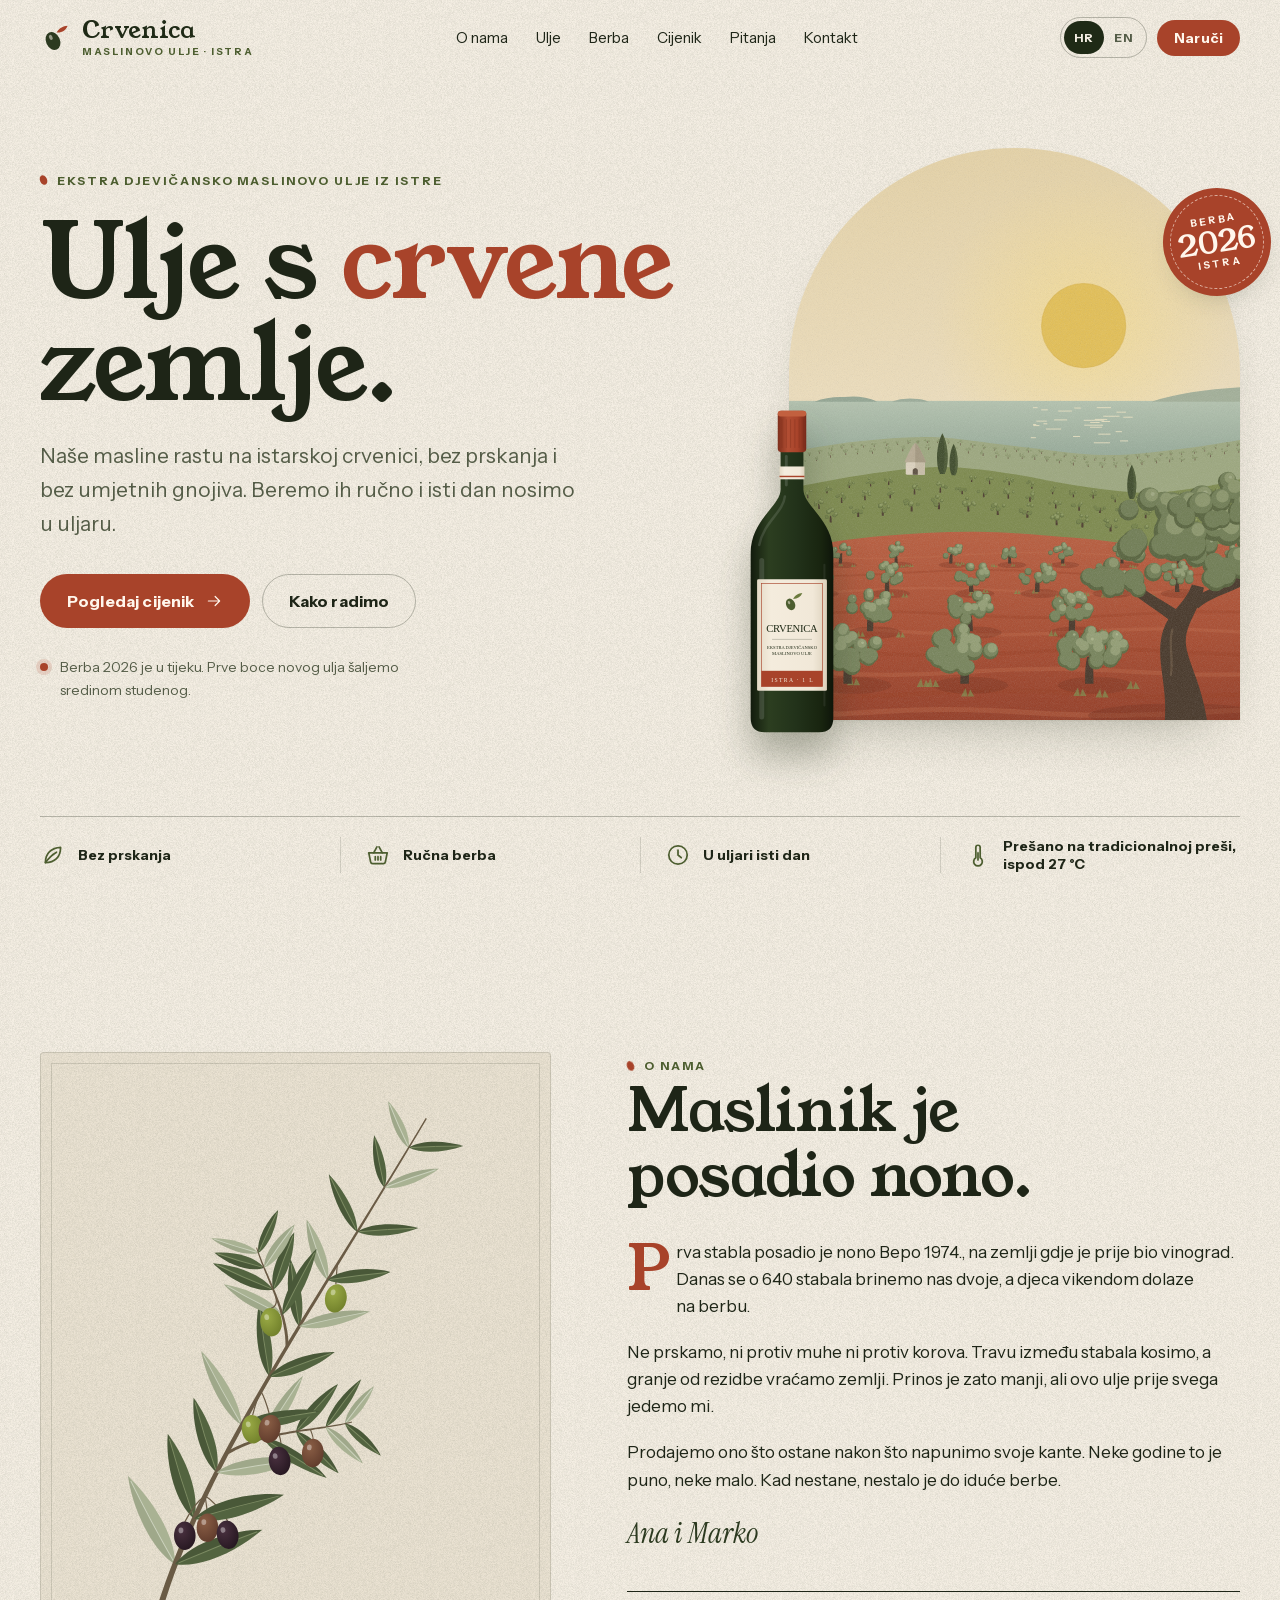
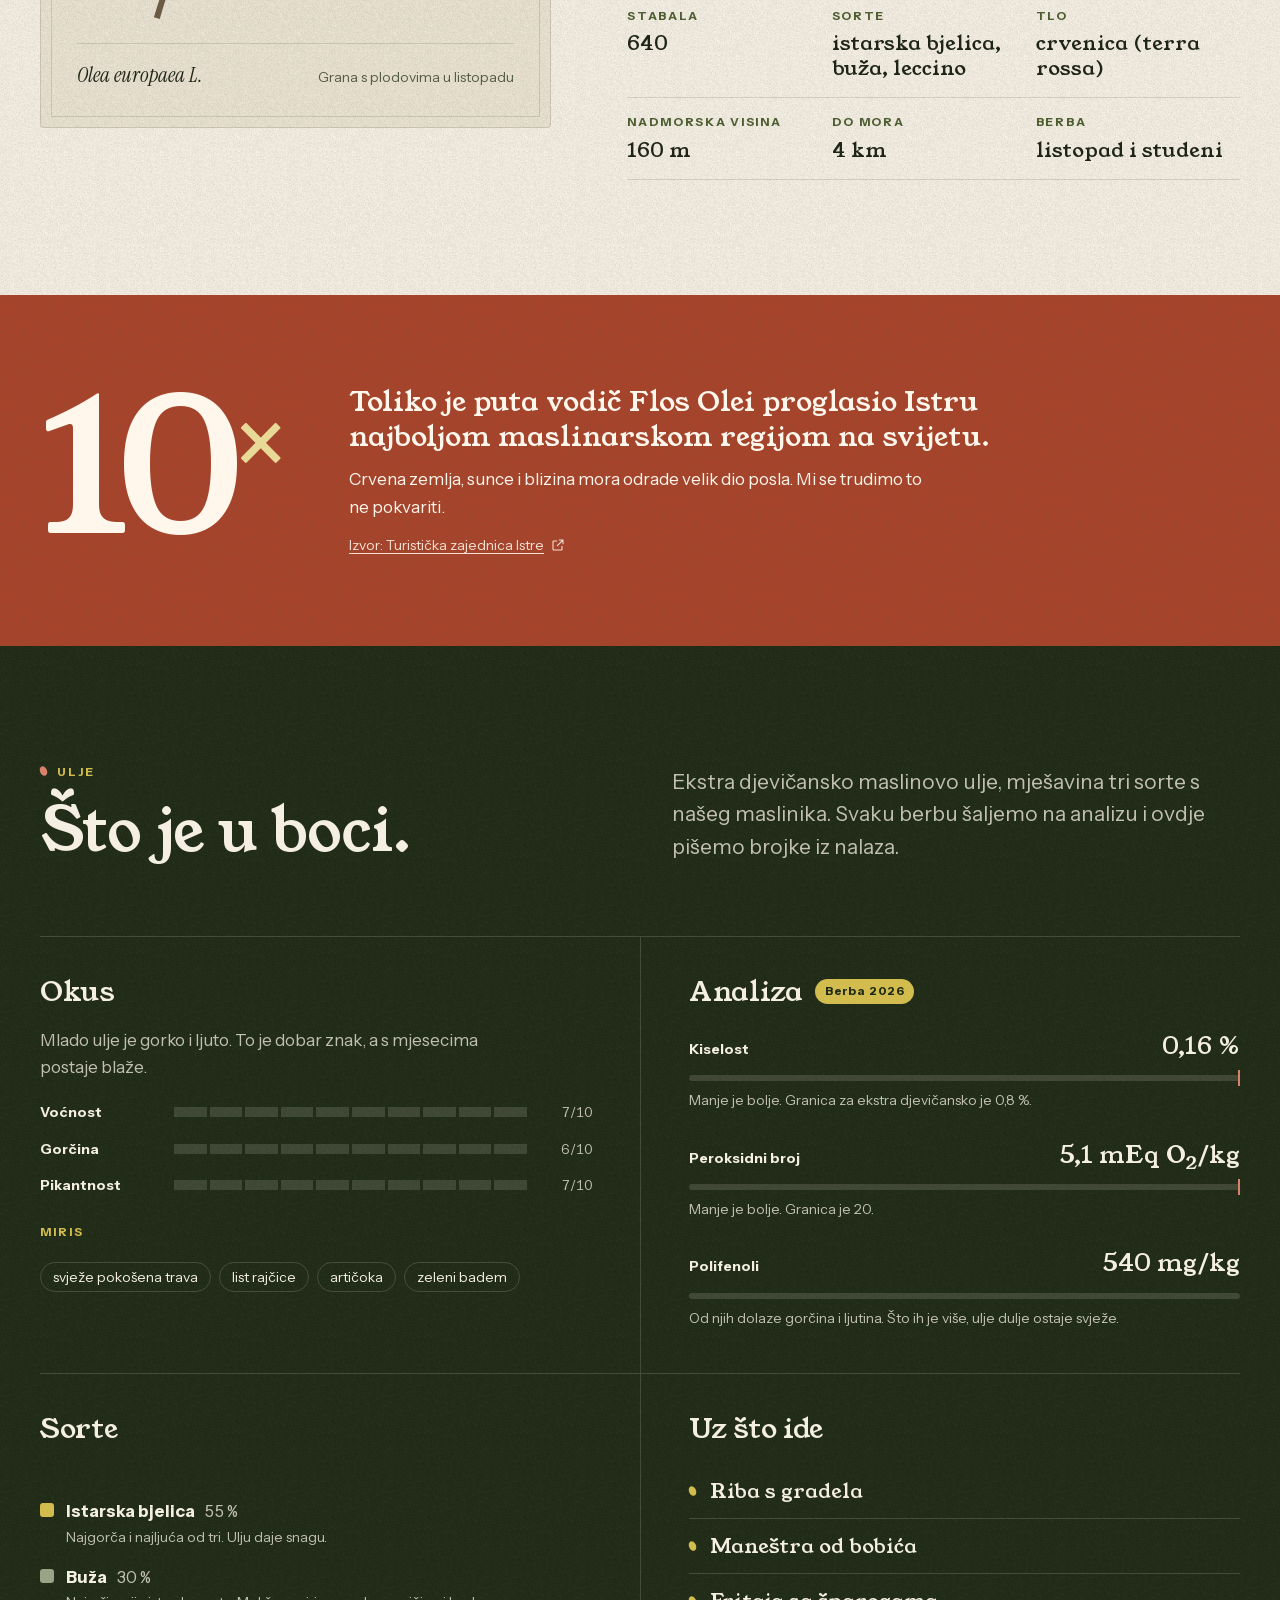
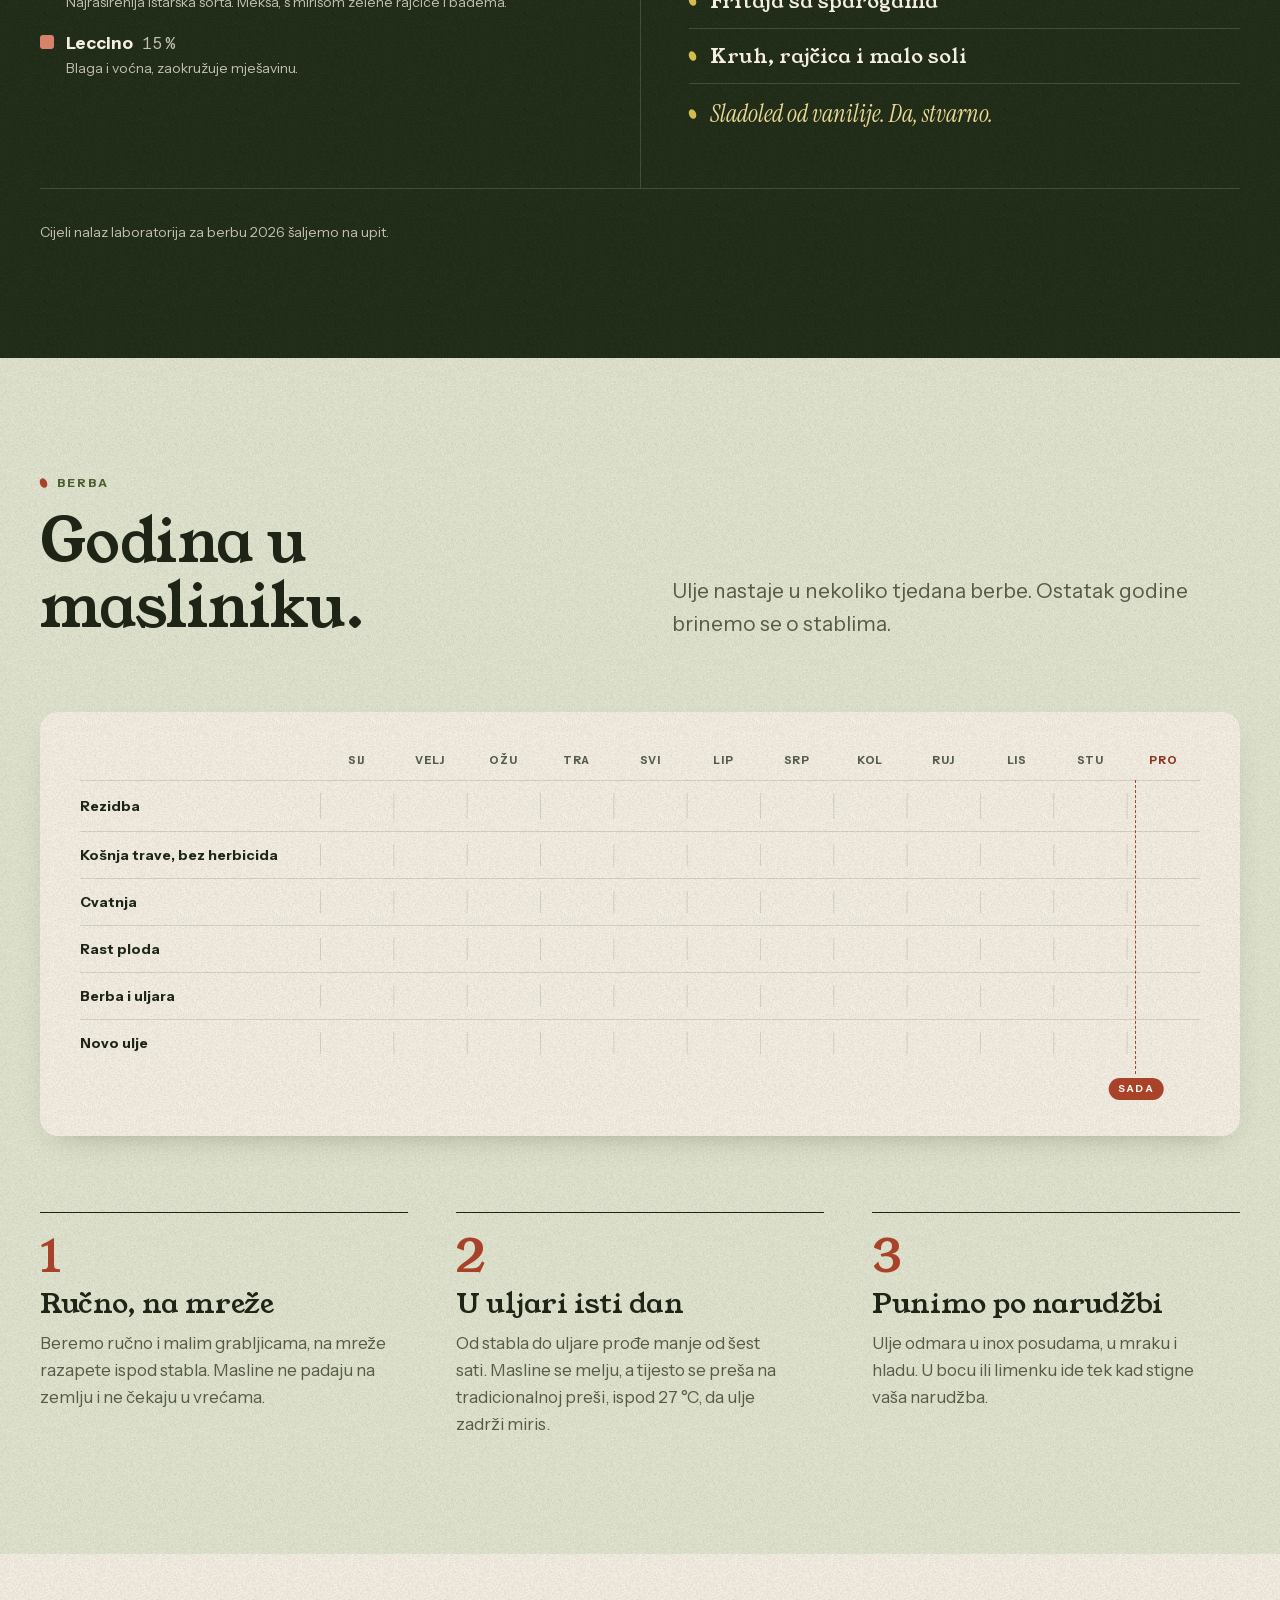
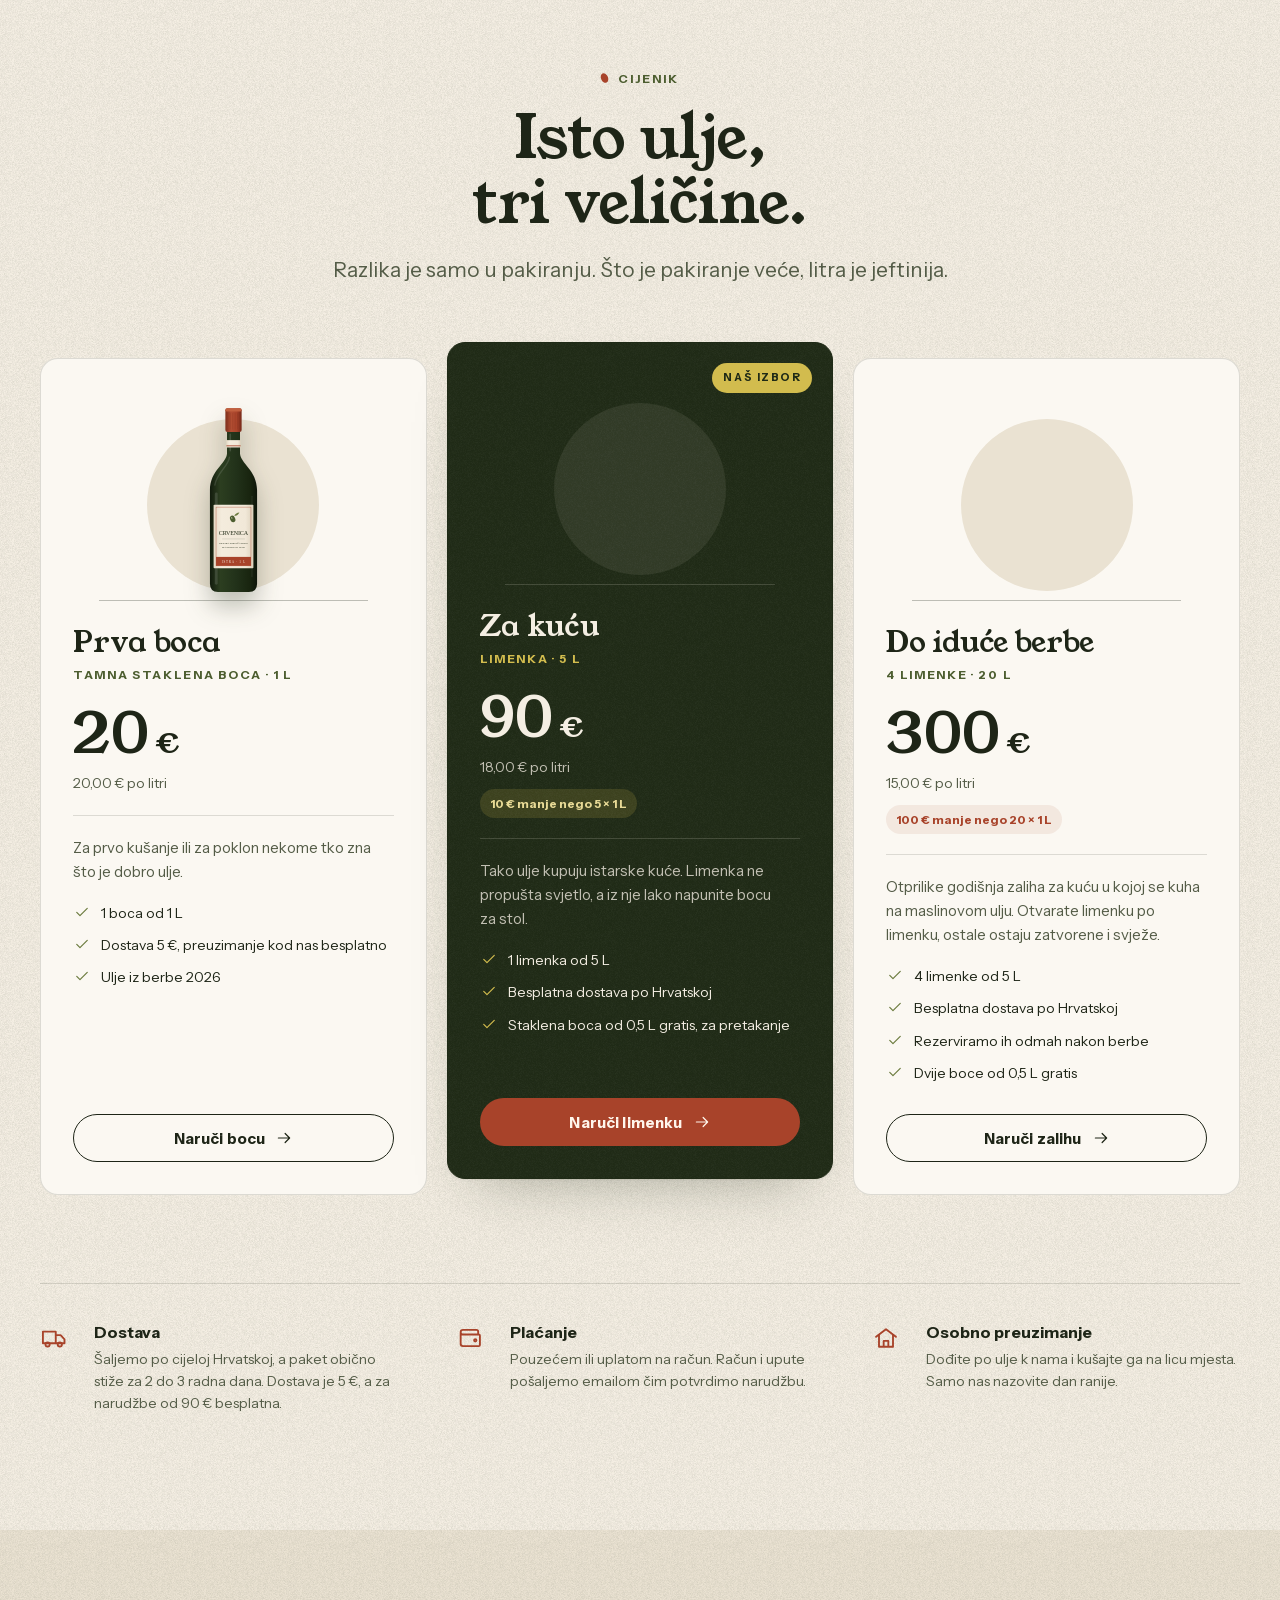
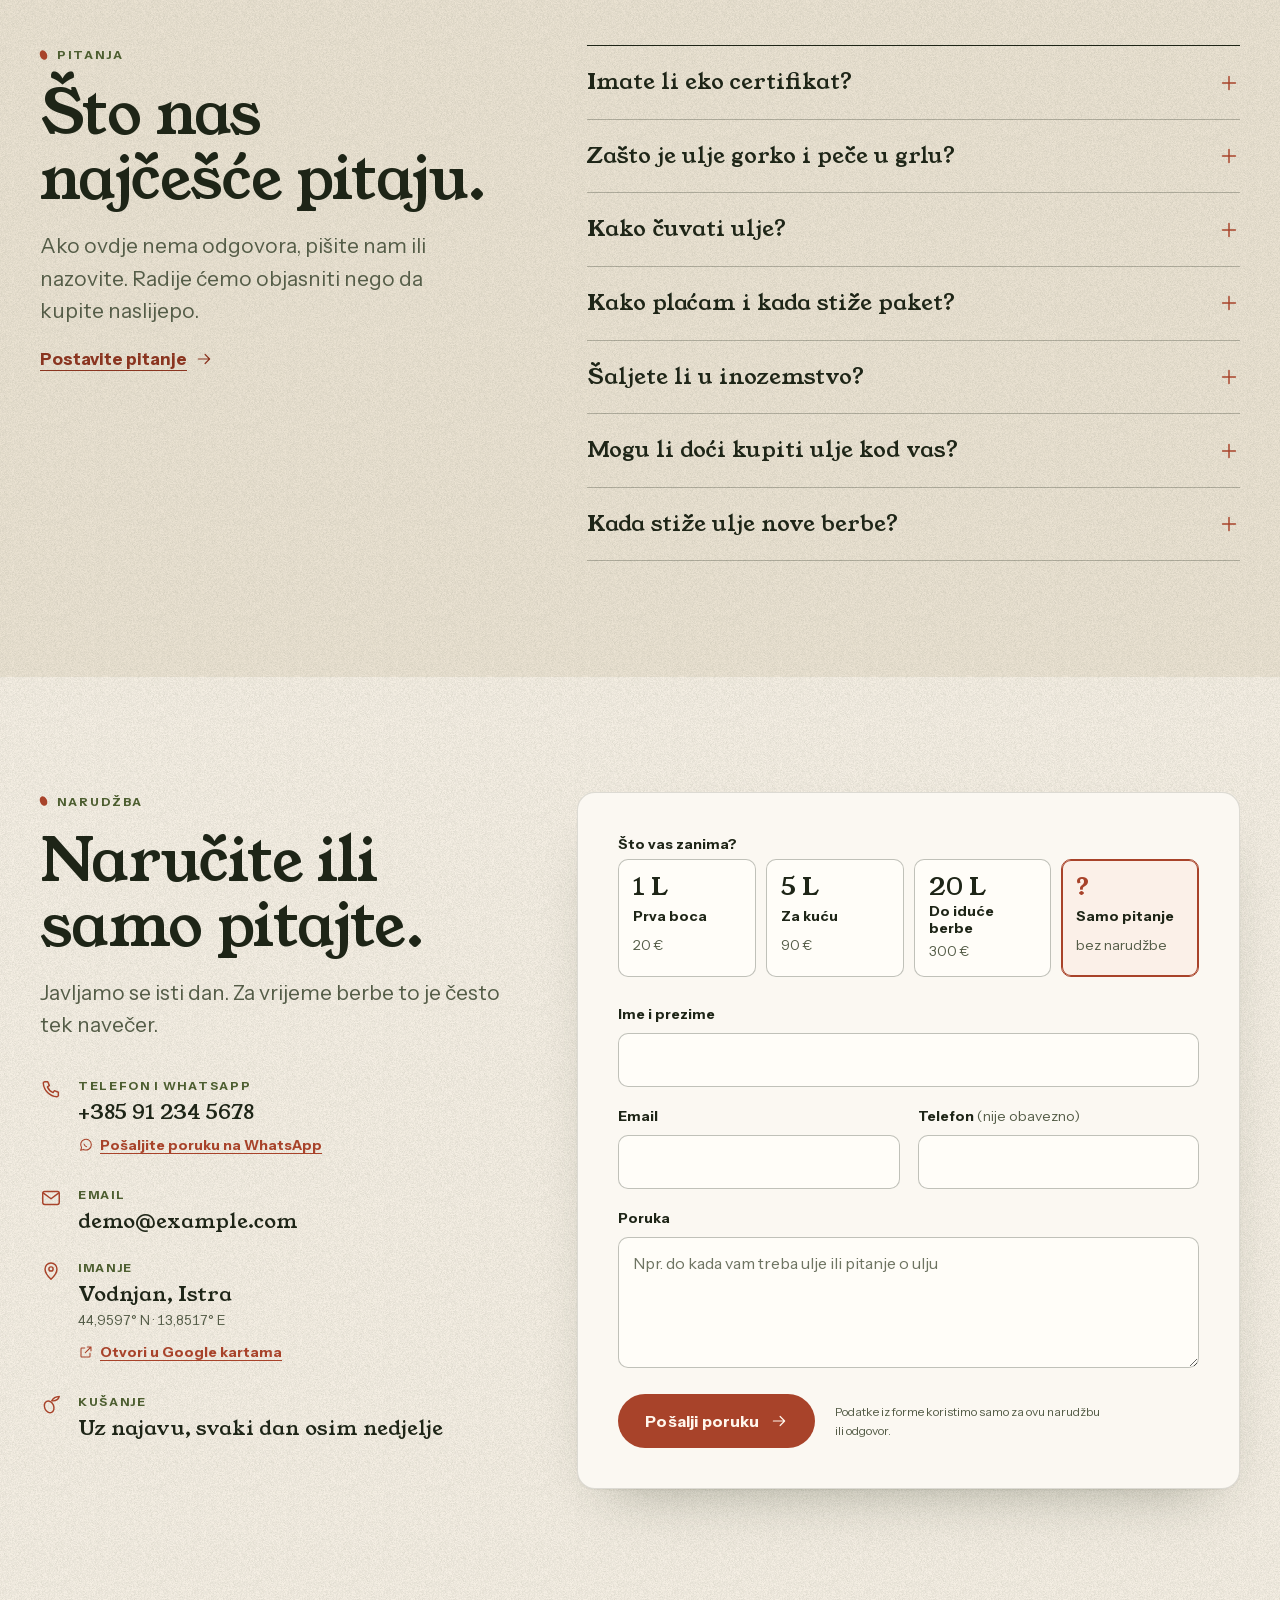
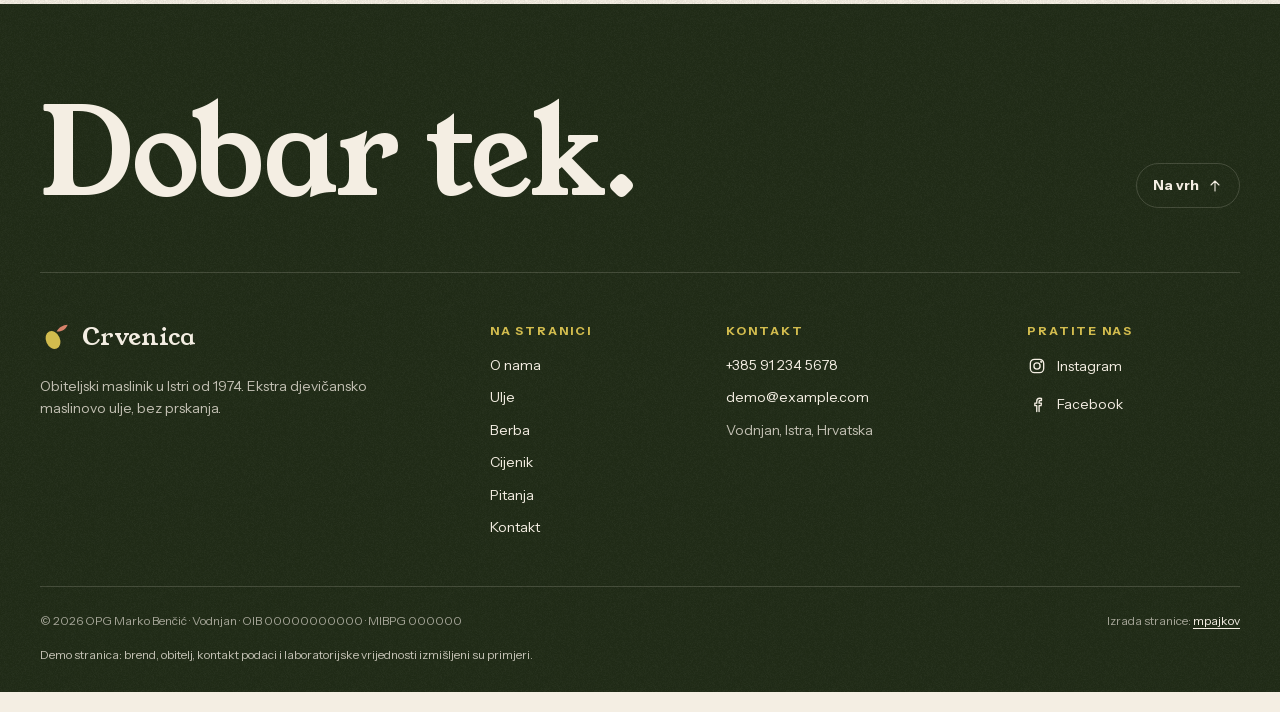
<file: index.html>
<!DOCTYPE html>
<!--
  ==========================================================================
  CRVENICA · stranica za prodaju maslinovog ulja (jedna stranica, HR + EN)
  ==========================================================================

  OVA DATOTEKA (index.html) = SAV SADRŽAJ STRANICE.
  Izgled je u style.css, a ponašanje (jezik, izbornik, cijene, forma) u script.js.

  KAKO RADI PRIJEVOD NA ENGLESKI
  - Hrvatski tekst pišeš normalno između tagova.
  - Engleski prijevod istog teksta ide u atribut data-en="..." na ISTOM elementu.
      <p data-en="Hello">Bok</p>
  - Ako element unutra ima druge tagove (<em>, <strong>, <sub>, <br>), koristi data-en-html.
      <h2 data-en-html="Oil from the <em>red</em> earth.">Ulje s <em>crvene</em> zemlje.</h2>
  - Za atribute: data-en-alt (opis slike), data-en-placeholder, data-en-aria-label,
    data-en-content (meta opis), data-en-title.
  - Ako zaboraviš data-en, tekst na engleskoj verziji ostane na hrvatskom. Ništa se ne ruši.

  PODACI KOJI SE PONAVLJAJU (email, telefon, godina berbe, cijena dostave)
  - Ne mijenjaj ih ovdje. Mijenjaju se na JEDNOM mjestu: script.js, PART 1 SETTINGS.
  - Elementi s data-fill="..." i data-href="..." dobivaju vrijednost iz SETTINGS.

  CIJENE PAKETA
  - Mijenjaju se SAMO u data-price i data-liters na kartici paketa (sekcija #pricing).
    Cijena po litri, ušteda, izbor u formi i ukupni iznos izračunaju se sami.

  KAKO DODATI NOVU SEKCIJU
  1. Kopiraj predložak s dna <main> (traži "PREDLOŽAK ZA NOVU SEKCIJU") i makni komentar.
  2. Promijeni id (npr. id="galerija") i tekstove.
  3. U izbornik (.site-nav__list) i u podnožje (.footer-nav) dodaj link: <a href="#galerija">.
  4. Stil dodaj u style.css kao novi PART prije "PART 16".
  5. Ako sekcija treba JavaScript, dodaj funkciju u script.js i upiši je u listu u PART 13.

  Oznaka PROMIJENI: u komentarima znači da je tekst primjer koji trebaš zamijeniti pravim podacima.
-->
<html lang="hr" class="no-js">
<head>
  <!-- Kodna stranica: omogućuje č, ć, đ, š, ž i € -->
  <meta charset="utf-8">
  <!-- SIGURNOST (Content-Security-Policy): preglednik smije učitati skripte, stilove, fontove i slike samo s ove stranice,
       a podatke iz forme smije poslati samo na Web3Forms. Ne briši. Ako jednog dana dodaš vanjski servis
       (analitiku, video...), njegovu adresu treba dopisati ovdje.
       "style-src-attr 'unsafe-inline'" dopušta samo male vrijednosti u HTML-u kao style="--value: 7" (trake u grafovima),
       ne i vanjske stilove. Slike (i tekstura papira) smiju doći samo s ove stranice. -->
  <meta http-equiv="Content-Security-Policy" content="default-src 'self'; script-src 'self'; style-src 'self'; style-src-attr 'unsafe-inline'; font-src 'self'; img-src 'self'; connect-src 'self' https://api.web3forms.com; object-src 'none'; base-uri 'self'; form-action 'self'; manifest-src 'self'">
  <meta name="referrer" content="strict-origin-when-cross-origin">
  <!-- DEMO: tražilice ne smiju pokazivati ovu primjernu stranicu kao pravu trgovinu. OBRIŠI ovu liniju kad stranicu pokreneš za pravi OPG. -->
  <meta name="robots" content="noindex">
  <!-- Prilagodba širini mobitela (bez ovoga stranica na mobitelu izgleda sitno) -->
  <meta name="viewport" content="width=device-width, initial-scale=1">

  <!-- Naslov u kartici preglednika i na Googleu. PROMIJENI: ime brenda -->
  <title data-en="Crvenica · Extra virgin olive oil from Istria">Crvenica · Ekstra djevičansko maslinovo ulje iz Istre</title>
  <!-- Opis koji Google prikazuje ispod naslova (do ~155 znakova) -->
  <meta name="description" content="Maslinovo ulje s obiteljskog maslinika u Istri. Bez prskanja, ručno brano, u uljari isti dan. Boca od 1 L, limenka od 5 L i zaliha od 20 L s dostavom po Hrvatskoj." data-en-content="Olive oil from a family grove in Istria. No spraying, picked by hand, milled the same day. A 1 L bottle, a 5 L tin or 20 L for the year, delivered across Croatia.">
  <!-- Boja trake preglednika na mobitelu -->
  <meta name="theme-color" content="#1F2A16">
  <!-- PROMIJENI: prava adresa stranice kad dobije vlastitu domenu (ista adresa i u og:url, og:image, sitemap.xml, robots.txt i 404.html) -->
  <link rel="canonical" href="https://mpajkov.github.io/crvenica-maslinovo-ulje/">

  <!-- Izgled linka kad ga netko podijeli na Facebooku, WhatsAppu i slično -->
  <meta property="og:type" content="website">
  <meta property="og:site_name" content="Crvenica">
  <meta property="og:url" content="https://mpajkov.github.io/crvenica-maslinovo-ulje/">
  <meta property="og:locale" content="hr_HR">
  <meta property="og:locale:alternate" content="en_GB">
  <meta property="og:title" content="Crvenica · Ulje s crvene zemlje" data-en-content="Crvenica · Oil from the red earth">
  <meta property="og:description" content="Ekstra djevičansko maslinovo ulje iz Istre. Bez prskanja, ručno brano, u uljari isti dan." data-en-content="Extra virgin olive oil from Istria. No spraying, picked by hand, milled the same day.">
  <!-- Slika za dijeljenje mora imati PUNU adresu (Facebook i WhatsApp ne razumiju kratke putanje). Veličina 1200 x 630. -->
  <meta property="og:image" content="https://mpajkov.github.io/crvenica-maslinovo-ulje/assets/og-image.jpg">
  <meta property="og:image:width" content="1200">
  <meta property="og:image:height" content="630">
  <meta property="og:image:alt" content="Crvenica: boca maslinovog ulja ispred ilustracije maslinika na crvenoj zemlji, uz naslov „Ulje s crvene zemlje.“" data-en-content="Crvenica: a bottle of olive oil in front of an illustration of an olive grove on red soil, with the headline “Oil from the red earth.”">
  <meta name="twitter:card" content="summary_large_image">

  <!-- Ikone u kartici preglednika i na iPhoneu -->
  <link rel="icon" href="assets/favicon.svg" type="image/svg+xml">
  <link rel="apple-touch-icon" href="assets/apple-touch-icon.png">

  <!-- Fontovi se namjerno NE učitavaju unaprijed (preload). Mjerenje na simuliranom sporom mobitelu pokazalo je da to
       odgodi prvi prikaz teksta za oko 350 ms, jer fontovi dijele istu sporu vezu sa stilovima i naslovnom slikom.
       Tekst se odmah prikaže zamjenskim fontom (font-display: swap) i zamijeni se čim pravi font stigne. -->

  <!-- Sav izgled stranice -->
  <link rel="stylesheet" href="style.css">
  <!-- Sve ponašanje stranice. "defer" = pokreni tek kad se HTML učita -->
  <script src="script.js" defer></script>
</head>

<body>
  <!-- Link za korisnike tipkovnice i čitače ekrana: preskače izbornik -->
  <a class="skip-link" href="#main" data-en="Skip to content">Preskoči na sadržaj</a>

  <!-- ===================================================================
       IKONE (sprite). Ikonu koristiš ovako:
       <svg class="icon" aria-hidden="true"><use href="#i-leaf"></use></svg>
       Novu ikonu dodaš kao novi <symbol id="i-ime"> (crtež 24 x 24).
       =================================================================== -->
  <svg class="sprite" aria-hidden="true" focusable="false">
    <symbol id="i-leaf" viewBox="0 0 24 24"><path d="M5 19c0-8.5 5.5-13.6 14-14 0 9-5.4 14-14 14z"/><path d="M5 19c3.2-4.4 6.4-7.4 10.2-9.6"/></symbol>
    <symbol id="i-basket" viewBox="0 0 24 24"><path d="M3.5 10h17l-1.7 8.3a2 2 0 0 1-2 1.7H7.2a2 2 0 0 1-2-1.7L3.5 10z"/><path d="M8 10l3-5.5M16 10l-3-5.5M9.5 13.5v3M12 13.5v3M14.5 13.5v3"/></symbol>
    <symbol id="i-clock" viewBox="0 0 24 24"><circle cx="12" cy="12" r="8.5"/><path d="M12 7.5V12l3 2.5"/></symbol>
    <symbol id="i-thermo" viewBox="0 0 24 24"><path d="M14 14.6V5a2 2 0 0 0-4 0v9.6a4 4 0 1 0 4 0z"/><path d="M12 10v6.5"/></symbol>
    <symbol id="i-truck" viewBox="0 0 24 24"><path d="M2.5 6.5h11v10h-11zM13.5 9.5h4.2l3.3 3.6v3.4h-7.5"/><circle cx="6.5" cy="17.5" r="1.8"/><circle cx="17" cy="17.5" r="1.8"/></symbol>
    <symbol id="i-wallet" viewBox="0 0 24 24"><path d="M19 8V6.5A1.5 1.5 0 0 0 17.5 5H6a2 2 0 0 0 0 4h13.5a1 1 0 0 1 1 1v8a1 1 0 0 1-1 1H6a2 2 0 0 1-2-2V7"/><circle cx="16.5" cy="14" r="1"/></symbol>
    <symbol id="i-home" viewBox="0 0 24 24"><path d="M3.5 11 12 4.5l8.5 6.5"/><path d="M6 9.5V19.5h12V9.5M10 19.5v-5h4v5"/></symbol>
    <symbol id="i-check" viewBox="0 0 24 24"><path d="M5 12.5l4.3 4.3L19 7.2"/></symbol>
    <symbol id="i-arrow" viewBox="0 0 24 24"><path d="M4.5 12h15M13.5 6l6 6-6 6"/></symbol>
    <symbol id="i-arrow-up" viewBox="0 0 24 24"><path d="M12 19.5v-15M6 10.5l6-6 6 6"/></symbol>
    <symbol id="i-plus" viewBox="0 0 24 24"><path d="M12 5v14M5 12h14"/></symbol>
    <symbol id="i-phone" viewBox="0 0 24 24"><path d="M5.2 4h3.3l1.7 4.3-2.1 1.4a11 11 0 0 0 6.2 6.2l1.4-2.1 4.3 1.7v3.3a1.6 1.6 0 0 1-1.7 1.6A16 16 0 0 1 3.6 5.7 1.6 1.6 0 0 1 5.2 4z"/></symbol>
    <symbol id="i-mail" viewBox="0 0 24 24"><rect x="3" y="5" width="18" height="14" rx="2"/><path d="M3.8 6.6 12 12.8l8.2-6.2"/></symbol>
    <symbol id="i-chat" viewBox="0 0 24 24"><path d="M20 11.6a8 8 0 0 1-11.6 7.1L4 20l1.3-4.2A8 8 0 1 1 20 11.6z"/><path d="M9 10.5c.4 1.7 2 3.4 4 4"/></symbol>
    <symbol id="i-pin" viewBox="0 0 24 24"><path d="M12 21s-6.5-6.1-6.5-11.2a6.5 6.5 0 0 1 13 0C18.5 14.9 12 21 12 21z"/><circle cx="12" cy="9.8" r="2.3"/></symbol>
    <symbol id="i-external" viewBox="0 0 24 24"><path d="M14 4.5h5.5V10M19.5 4.5l-8.5 8.5M18 14v4.5a1 1 0 0 1-1 1H5.5a1 1 0 0 1-1-1V7a1 1 0 0 1 1-1H10"/></symbol>
    <symbol id="i-instagram" viewBox="0 0 24 24"><rect x="4" y="4" width="16" height="16" rx="5"/><circle cx="12" cy="12" r="3.7"/><circle cx="17.1" cy="6.9" r=".6"/></symbol>
    <symbol id="i-facebook" viewBox="0 0 24 24"><path d="M14.5 21v-7h2.4l.4-3h-2.8V9.3c0-.9.3-1.5 1.5-1.5h1.4V5.2a19 19 0 0 0-2.1-.1c-2.1 0-3.6 1.3-3.6 3.7V11H9.4v3h2.3v7"/></symbol>
    <symbol id="i-menu" viewBox="0 0 24 24"><path d="M4 7.5h16M4 12h16M4 16.5h16"/></symbol>
    <symbol id="i-close" viewBox="0 0 24 24"><path d="M6 6l12 12M18 6 6 18"/></symbol>
    <symbol id="i-olive" viewBox="0 0 24 24"><ellipse cx="10" cy="14" rx="5" ry="6.6" transform="rotate(-24 10 14)"/><path d="M12.8 7.4C14.6 4.2 17.6 3 21 2.8c-1 3.3-3.9 5.1-8.2 4.6z"/></symbol>
  </svg>


  <!-- ===================================================================
       ZAGLAVLJE (logo, izbornik, jezik, gumb Naruči)
       data-header = JavaScript dodaje sjenu kad se stranica pomakne
       =================================================================== -->
  <header class="site-header" data-header>
    <div class="container site-header__inner">

      <!-- Logo: klik vodi na vrh stranice. PROMIJENI: ime brenda -->
      <a class="brand" href="#top" aria-label="Crvenica, na vrh stranice" data-en-aria-label="Crvenica, back to top">
        <!-- Znak (maslina s listom), boja dolazi iz CSS-a -->
        <svg class="brand__mark" viewBox="0 0 32 32" aria-hidden="true">
          <ellipse cx="13" cy="19" rx="7" ry="9.4" transform="rotate(-24 13 19)" fill="currentColor"/>
          <ellipse cx="10.8" cy="15.4" rx="1.7" ry="2.7" transform="rotate(-24 10.8 15.4)" fill="var(--color-paper)" opacity=".55"/>
          <path d="M16.6 10.6c2.3-4.4 6.2-6.4 11-6.8-1.6 4.5-5.2 7.1-11 6.8z" fill="var(--color-terra)"/>
        </svg>
        <span class="brand__text">
          <span class="brand__name">Crvenica</span>
          <span class="brand__tag" data-en="Olive oil · Istria">Maslinovo ulje · Istra</span>
        </span>
      </a>

      <!-- Glavni izbornik. Na mobitelu postaje prozor preko cijelog ekrana. -->
      <nav class="site-nav" id="site-nav" aria-label="Glavni izbornik" data-en-aria-label="Main menu" data-nav>
        <ul class="site-nav__list">
          <!-- Svaki link vodi na sekciju s istim id-jem (href="#about" -> id="about") -->
          <li><a class="site-nav__link" href="#about" data-en="About">O nama</a></li>
          <li><a class="site-nav__link" href="#oil" data-en="The oil">Ulje</a></li>
          <li><a class="site-nav__link" href="#harvest" data-en="Harvest">Berba</a></li>
          <li><a class="site-nav__link" href="#pricing" data-en="Prices">Cijenik</a></li>
          <li><a class="site-nav__link" href="#faq" data-en="FAQ">Pitanja</a></li>
          <li><a class="site-nav__link" href="#contact" data-en="Contact">Kontakt</a></li>
        </ul>

        <!-- Ovaj dio se vidi samo u izborniku na mobitelu -->
        <div class="site-nav__extra">
          <a class="btn btn--primary btn--block" href="#contact">
            <span data-en="Order or ask">Naruči ili pitaj</span>
            <svg class="icon" aria-hidden="true"><use href="#i-arrow"></use></svg>
          </a>
          <p class="site-nav__contact">
            <a data-href="phone" href="tel:+385912345678" data-fill="phone">+385 91 234 5678</a>
            <a data-href="email" href="mailto:demo@example.com" data-fill="email">demo@example.com</a>
          </p>
        </div>
      </nav>

      <!-- Desni dio zaglavlja: jezik, gumb Naruči i gumb za izbornik na mobitelu -->
      <div class="site-header__actions">
        <!-- Prebacivanje jezika. data-lang-btn kaže JavaScriptu koji jezik gumb uključuje. -->
        <div class="lang-switch" role="group" aria-label="Jezik / Language">
          <button class="lang-switch__btn" type="button" data-lang-btn="hr" aria-pressed="true" lang="hr" title="Hrvatski">HR</button>
          <button class="lang-switch__btn" type="button" data-lang-btn="en" aria-pressed="false" lang="en" title="English">EN</button>
        </div>

        <!-- Gumb Naruči u zaglavlju (na manjim ekranima se skriva) -->
        <a class="btn btn--primary btn--small header-cta" href="#pricing" data-en="Order">Naruči</a>

        <!-- Gumb za izbornik (vidi se samo na mobitelu i tabletu) -->
        <button class="nav-toggle" type="button" aria-controls="site-nav" aria-expanded="false" aria-label="Otvori izbornik" data-nav-toggle>
          <svg class="icon nav-toggle__open" aria-hidden="true"><use href="#i-menu"></use></svg>
          <svg class="icon nav-toggle__close" aria-hidden="true"><use href="#i-close"></use></svg>
        </button>
      </div>
    </div>
  </header>


  <main id="main">

    <!-- =================================================================
         HERO (prvi ekran)
         ================================================================= -->
    <section class="hero" id="top" aria-labelledby="hero-title">
      <div class="container hero__inner">

        <!-- Lijeva strana: tekst -->
        <div class="hero__content">
          <!-- Mali natpis iznad naslova -->
          <p class="eyebrow" data-en="Extra virgin olive oil from Istria">Ekstra djevičansko maslinovo ulje iz Istre</p>

          <!-- Glavni naslov stranice (smije biti samo jedan h1). <em> = riječ u boji crvenice -->
          <h1 class="hero__title" id="hero-title" data-en-html="Oil from the <em>red</em> earth.">Ulje s <em>crvene</em> zemlje.</h1>

          <!-- Uvodni tekst ispod naslova -->
          <p class="hero__lead" data-en="Our olives grow in Istria's red soil, with no spraying and no synthetic fertiliser. We pick them by hand and take them to the mill the same day.">Naše masline rastu na istarskoj crvenici, bez prskanja i bez umjetnih gnojiva. Beremo ih ručno i isti dan nosimo u uljaru.</p>

          <!-- Gumbi -->
          <div class="hero__actions">
            <a class="btn btn--primary btn--large" href="#pricing">
              <span data-en="See prices">Pogledaj cijenik</span>
              <svg class="icon" aria-hidden="true"><use href="#i-arrow"></use></svg>
            </a>
            <a class="btn btn--ghost btn--large" href="#harvest" data-en="How we work">Kako radimo</a>
          </div>

          <!-- Obavijest o berbi. Godinu upisuje JavaScript (SETTINGS.harvestYear). PROMIJENI tekst kad berba završi. -->
          <p class="hero__notice">
            <span class="hero__notice-dot" aria-hidden="true"></span>
            <span><span data-en="The">Berba</span> <span data-fill="harvestYear">2026</span> <span data-en="harvest is under way. The first bottles of new oil ship in mid-November.">je u tijeku. Prve boce novog ulja šaljemo sredinom studenog.</span></span>
          </p>
        </div>

        <!-- Desna strana: ilustracija u obliku luka, boca i pečat -->
        <div class="hero__visual">
          <div class="hero__arch">
            <!-- PROMIJENI (po želji): umjesto ilustracije stavi pravu fotografiju maslinika, npr. assets/img/maslinik.webp -->
            <img class="hero__landscape" src="assets/img/hero-landscape.svg" width="600" height="760" fetchpriority="high"
                 alt="Ilustracija maslinika na crvenoj zemlji, iznad mora" data-en-alt="Illustration of an olive grove on red soil above the sea">
          </div>
          <!-- Boca preko luka -->
          <img class="hero__bottle" src="assets/img/bottle-1l.svg" width="160" height="480"
               alt="Boca maslinovog ulja od 1 L" data-en-alt="A 1 L bottle of our olive oil">
          <!-- Pečat s godinom berbe -->
          <p class="hero__seal" aria-hidden="true">
            <span class="hero__seal-small" data-en="Harvest">Berba</span>
            <span class="hero__seal-year" data-fill="harvestYear">2026</span>
            <span class="hero__seal-small" data-en="Istria">Istra</span>
          </p>
        </div>
      </div>

      <!-- Traka s četiri glavne činjenice -->
      <div class="container">
        <ul class="hero__facts">
          <li class="hero__fact"><svg class="icon" aria-hidden="true"><use href="#i-leaf"></use></svg><span data-en="No spraying">Bez prskanja</span></li>
          <li class="hero__fact"><svg class="icon" aria-hidden="true"><use href="#i-basket"></use></svg><span data-en="Picked by hand">Ručna berba</span></li>
          <li class="hero__fact"><svg class="icon" aria-hidden="true"><use href="#i-clock"></use></svg><span data-en="Milled the same day">U uljari isti dan</span></li>
          <li class="hero__fact"><svg class="icon" aria-hidden="true"><use href="#i-thermo"></use></svg><span data-en="Pressed on a traditional press, below 27 °C">Prešano na tradicionalnoj preši, ispod 27 °C</span></li>
        </ul>
      </div>
    </section>


    <!-- =================================================================
         O NAMA
         PROMIJENI: imena, godina, broj stabala i ostali podaci su primjer.
         ================================================================= -->
    <section class="section about" id="about" aria-labelledby="about-title">
      <div class="container about__grid">

        <!-- Lijevo: crtež maslinove grane na "pločici" -->
        <figure class="about__media plate">
          <!-- PROMIJENI (po želji): ovdje može ići fotografija obitelji ili maslinika -->
          <img class="plate__img" src="assets/img/olive-branch.svg" width="440" height="620" loading="lazy"
               alt="Crtež maslinove grane s listovima i plodovima" data-en-alt="Drawing of an olive branch with leaves and fruit">
          <figcaption class="plate__caption">
            <em lang="la">Olea europaea L.</em>
            <span data-en="A fruiting branch in October">Grana s plodovima u listopadu</span>
          </figcaption>
        </figure>

        <!-- Desno: priča -->
        <div class="about__body">
          <p class="eyebrow" data-en="About us">O nama</p>
          <h2 class="section-title" id="about-title" data-en="Our grandfather planted the grove.">Maslinik je posadio nono.</h2>

          <div class="about__text">
            <p data-en="Nono Bepo, our grandfather, planted the first trees in 1974, on land that used to be a vineyard. Today the two of us look after 640 trees, and the kids come to help at weekends during the harvest.">Prva stabla posadio je nono Bepo 1974., na zemlji gdje je prije bio vinograd. Danas se o 640 stabala brinemo nas dvoje, a djeca vikendom dolaze na berbu.</p>
            <p data-en="We don't spray, not against the olive fly and not against weeds. We mow the grass between the trees and give the prunings back to the soil. We get a smaller crop that way, but this is the oil our own family eats.">Ne prskamo, ni protiv muhe ni protiv korova. Travu između stabala kosimo, a granje od rezidbe vraćamo zemlji. Prinos je zato manji, ali ovo ulje prije svega jedemo mi.</p>
            <p data-en="We sell what's left once our own tins are full. Some years that's a lot, some years not much. When it's gone, it's gone until the next harvest.">Prodajemo ono što ostane nakon što napunimo svoje kante. Neke godine to je puno, neke malo. Kad nestane, nestalo je do iduće berbe.</p>
          </div>

          <!-- Potpis. PROMIJENI: imena -->
          <p class="about__signature" data-en="Ana and Marko">Ana i Marko</p>

          <!-- Podaci o masliniku (kao na istarskim kartama maslinara). Novi red = novi <div> s <dt> i <dd>. -->
          <dl class="facts-list">
            <div class="facts-list__row"><dt data-en="Trees">Stabala</dt><dd>640</dd></div>
            <div class="facts-list__row"><dt data-en="Varieties">Sorte</dt><dd data-en="Istarska bjelica, buža, leccino">istarska bjelica, buža, leccino</dd></div>
            <div class="facts-list__row"><dt data-en="Soil">Tlo</dt><dd data-en="Red soil (terra rossa)">crvenica (terra rossa)</dd></div>
            <div class="facts-list__row"><dt data-en="Altitude">Nadmorska visina</dt><dd>160 m</dd></div>
            <div class="facts-list__row"><dt data-en="To the sea">Do mora</dt><dd>4 km</dd></div>
            <div class="facts-list__row"><dt data-en="Harvest">Berba</dt><dd data-en="October and November">listopad i studeni</dd></div>
          </dl>
        </div>
      </div>
    </section>


    <!-- =================================================================
         TRAKA: ISTRA (činjenica o regiji, s izvorom)
         Broj ažuriraj kad izađe novo izdanje vodiča Flos Olei.
         ================================================================= -->
    <section class="istria" id="istra" aria-label="Istra" data-en-aria-label="Istria">
      <div class="container istria__inner">
        <!-- Veliki broj -->
        <p class="istria__number" aria-hidden="true">10<span>×</span></p>
        <div class="istria__text">
          <p class="istria__statement" data-en="That's how many times the Flos Olei guide has named Istria the best olive-growing region in the world.">Toliko je puta vodič Flos Olei proglasio Istru najboljom maslinarskom regijom na svijetu.</p>
          <p data-en="The red soil, the sun and the nearby sea do a lot of the work. We just try not to spoil it.">Crvena zemlja, sunce i blizina mora odrade velik dio posla. Mi se trudimo to ne pokvariti.</p>
          <!-- Izvor podatka (otvara se u novoj kartici) -->
          <a class="istria__source" href="https://www.istra.hr/hr/top-news/istra-deseti-put-najbolja-maslinarska-regija-svijeta" target="_blank" rel="noopener">
            <span data-en="Source: Istria Tourist Board">Izvor: Turistička zajednica Istre</span>
            <svg class="icon" aria-hidden="true"><use href="#i-external"></use></svg>
          </a>
        </div>
      </div>
    </section>


    <!-- =================================================================
         ULJE (tamna sekcija: okus, analiza, sorte, uz što ide)
         PROMIJENI: sve brojke su PRIMJER. Upiši vrijednosti iz svog laboratorijskog nalaza.
         Trake se crtaju same iz brojeva u style="--value: ...".
         ================================================================= -->
    <section class="section section--dark oil" id="oil" aria-labelledby="oil-title">
      <div class="container">

        <!-- Naslov sekcije u dva stupca -->
        <header class="section-head section-head--split">
          <div>
            <p class="eyebrow" data-en="The oil">Ulje</p>
            <h2 class="section-title" id="oil-title" data-en="What's in the bottle.">Što je u boci.</h2>
          </div>
          <p class="section-lead" data-en="Extra virgin olive oil, a blend of three varieties from our grove. Every harvest goes to a lab, and these are the numbers from the report.">Ekstra djevičansko maslinovo ulje, mješavina tri sorte s našeg maslinika. Svaku berbu šaljemo na analizu i ovdje pišemo brojke iz nalaza.</p>
        </header>

        <!-- Četiri ploče u mreži 2 x 2 -->
        <div class="oil__grid">

          <!-- PLOČA 1: OKUS. --value je ocjena od 0 do 10. -->
          <article class="panel" data-animate>
            <h3 class="panel__title" data-en="Taste">Okus</h3>
            <p class="panel__text" data-en="Young oil is bitter and peppery. That's a good sign, and it mellows over the months.">Mlado ulje je gorko i ljuto. To je dobar znak, a s mjesecima postaje blaže.</p>
            <ul class="taste">
              <li class="taste__row">
                <span class="taste__label" data-en="Fruitiness">Voćnost</span>
                <span class="meter" style="--value: 7" aria-hidden="true"></span>
                <span class="taste__value">7/10</span>
              </li>
              <li class="taste__row">
                <span class="taste__label" data-en="Bitterness">Gorčina</span>
                <span class="meter" style="--value: 6" aria-hidden="true"></span>
                <span class="taste__value">6/10</span>
              </li>
              <li class="taste__row">
                <span class="taste__label" data-en="Pungency">Pikantnost</span>
                <span class="meter" style="--value: 7" aria-hidden="true"></span>
                <span class="taste__value">7/10</span>
              </li>
            </ul>
            <p class="panel__label" data-en="On the nose">Miris</p>
            <ul class="tags">
              <li class="tag" data-en="cut grass">svježe pokošena trava</li>
              <li class="tag" data-en="tomato leaf">list rajčice</li>
              <li class="tag" data-en="artichoke">artičoka</li>
              <li class="tag" data-en="green almond">zeleni badem</li>
            </ul>
          </article>

          <!-- PLOČA 2: ANALIZA. --value = vaš rezultat, --max = desni kraj trake (zakonska granica) -->
          <article class="panel" data-animate>
            <h3 class="panel__title">
              <span data-en="Lab results">Analiza</span>
              <span class="tag tag--small"><span data-en="Harvest">Berba</span> <span data-fill="harvestYear">2026</span></span>
            </h3>
            <ul class="lab">
              <li class="lab__row">
                <p class="lab__head"><span class="lab__name" data-en="Acidity">Kiselost</span><span class="lab__value" data-en="0.16%">0,16 %</span></p>
                <span class="lab__track" style="--value: 0.16; --max: 0.8" aria-hidden="true"><span class="lab__fill"></span></span>
                <p class="lab__caption" data-en="Lower is better. The extra virgin limit is 0.8%.">Manje je bolje. Granica za ekstra djevičansko je 0,8 %.</p>
              </li>
              <li class="lab__row">
                <p class="lab__head"><span class="lab__name" data-en="Peroxide value">Peroksidni broj</span><span class="lab__value" data-en-html="5.1 mEq O<sub>2</sub>/kg">5,1 mEq O<sub>2</sub>/kg</span></p>
                <span class="lab__track" style="--value: 5.1; --max: 20" aria-hidden="true"><span class="lab__fill"></span></span>
                <p class="lab__caption" data-en="Lower is better. The limit is 20.">Manje je bolje. Granica je 20.</p>
              </li>
              <li class="lab__row">
                <p class="lab__head"><span class="lab__name" data-en="Polyphenols">Polifenoli</span><span class="lab__value">540 mg/kg</span></p>
                <span class="lab__track lab__track--more" style="--value: 540; --max: 1000" aria-hidden="true"><span class="lab__fill"></span></span>
                <p class="lab__caption" data-en="They're where the bitterness and pepper come from. The more there are, the longer the oil stays fresh.">Od njih dolaze gorčina i ljutina. Što ih je više, ulje dulje ostaje svježe.</p>
              </li>
            </ul>
          </article>

          <!-- PLOČA 3: SORTE. --share = postotak sorte u mješavini (zbroj treba biti 100) -->
          <article class="panel" data-animate>
            <h3 class="panel__title" data-en="Varieties">Sorte</h3>
            <!-- Traka s udjelima sorti -->
            <div class="blend" aria-hidden="true">
              <span class="blend__part blend__part--1" style="--share: 55"></span>
              <span class="blend__part blend__part--2" style="--share: 30"></span>
              <span class="blend__part blend__part--3" style="--share: 15"></span>
            </div>
            <ul class="blend-legend">
              <li class="blend-legend__item">
                <span class="blend-legend__swatch blend-legend__swatch--1" aria-hidden="true"></span>
                <p class="blend-legend__name" data-en-html="Istarska bjelica <span>55%</span>">Istarska bjelica <span>55 %</span></p>
                <p class="blend-legend__text" data-en="The most bitter and peppery of the three. It gives the oil its backbone.">Najgorča i najljuća od tri. Ulju daje snagu.</p>
              </li>
              <li class="blend-legend__item">
                <span class="blend-legend__swatch blend-legend__swatch--2" aria-hidden="true"></span>
                <p class="blend-legend__name" data-en-html="Buža <span>30%</span>">Buža <span>30 %</span></p>
                <p class="blend-legend__text" data-en="The most widespread variety in Istria. Softer, with green tomato and almond.">Najraširenija istarska sorta. Mekša, s mirisom zelene rajčice i badema.</p>
              </li>
              <li class="blend-legend__item">
                <span class="blend-legend__swatch blend-legend__swatch--3" aria-hidden="true"></span>
                <p class="blend-legend__name" data-en-html="Leccino <span>15%</span>">Leccino <span>15 %</span></p>
                <p class="blend-legend__text" data-en="Mild and fruity, it rounds out the blend.">Blaga i voćna, zaokružuje mješavinu.</p>
              </li>
            </ul>
          </article>

          <!-- PLOČA 4: UZ ŠTO IDE -->
          <article class="panel">
            <h3 class="panel__title" data-en="What to pour it on">Uz što ide</h3>
            <ul class="pairing">
              <li data-en="Fish off the grill">Riba s gradela</li>
              <li data-en="Maneštra, the Istrian bean and corn soup">Maneštra od bobića</li>
              <li data-en="Wild asparagus frittata">Fritaja sa šparogama</li>
              <li data-en="Bread, tomato and a pinch of salt">Kruh, rajčica i malo soli</li>
              <li class="pairing__surprise" data-en="Vanilla ice cream. Yes, really.">Sladoled od vanilije. Da, stvarno.</li>
            </ul>
          </article>
        </div>

        <!-- Napomena ispod ploča -->
        <p class="oil__footnote">
          <span data-en="Ask us and we'll send you the full lab report for the">Cijeli nalaz laboratorija za berbu</span>
          <span data-fill="harvestYear">2026</span>
          <span data-en="harvest.">šaljemo na upit.</span>
        </p>
      </div>
    </section>


    <!-- =================================================================
         BERBA (godina u masliniku + tri koraka)
         Kalendar: --start = mjesec početka (1 = siječanj), --span = koliko mjeseci traje.
         ================================================================= -->
    <section class="section section--sage harvest" id="harvest" aria-labelledby="harvest-title">
      <div class="container">

        <header class="section-head section-head--split">
          <div>
            <p class="eyebrow" data-en="Harvest">Berba</p>
            <h2 class="section-title" id="harvest-title" data-en="A year in the grove.">Godina u masliniku.</h2>
          </div>
          <p class="section-lead" data-en="The oil is made in a few weeks of harvest. The rest of the year goes into looking after the trees.">Ulje nastaje u nekoliko tjedana berbe. Ostatak godine brinemo se o stablima.</p>
        </header>

        <!-- Kalendar. data-calendar = JavaScript upisuje nazive mjeseci i crtu "sada". -->
        <div class="calendar" data-calendar data-animate>
          <div class="calendar__body">

            <!-- Nazivi mjeseci (JavaScript ih prevodi; ovo je rezerva ako je JS isključen).
                 data-short = jedno slovo koje se vidi na uskom mobitelu. -->
            <div class="calendar__months" aria-hidden="true">
              <span class="calendar__month" data-short="S">sij</span><span class="calendar__month" data-short="V">velj</span><span class="calendar__month" data-short="O">ožu</span>
              <span class="calendar__month" data-short="T">tra</span><span class="calendar__month" data-short="S">svi</span><span class="calendar__month" data-short="L">lip</span>
              <span class="calendar__month" data-short="S">srp</span><span class="calendar__month" data-short="K">kol</span><span class="calendar__month" data-short="R">ruj</span>
              <span class="calendar__month" data-short="L">lis</span><span class="calendar__month" data-short="S">stu</span><span class="calendar__month" data-short="P">pro</span>
            </div>

            <!-- Redovi s poslovima. Novi posao = kopiraj jedan <li> i promijeni --start, --span i tekst.
                 Skriveni tekst (visually-hidden) čitaju čitači ekrana za slijepe. -->
            <ol class="calendar__rows">
              <li class="calendar__row" style="--start: 2; --span: 3">
                <span class="calendar__label" data-en="Pruning">Rezidba</span>
                <span class="calendar__track"><span class="calendar__bar"><span class="visually-hidden" data-en="February to April">veljača do travnja</span></span></span>
              </li>
              <li class="calendar__row" style="--start: 4; --span: 6">
                <span class="calendar__label" data-en="Mowing, no herbicides">Košnja trave, bez herbicida</span>
                <span class="calendar__track"><span class="calendar__bar"><span class="visually-hidden" data-en="April to September">travanj do rujna</span></span></span>
              </li>
              <li class="calendar__row" style="--start: 5; --span: 2">
                <span class="calendar__label" data-en="Flowering">Cvatnja</span>
                <span class="calendar__track"><span class="calendar__bar"><span class="visually-hidden" data-en="May to June">svibanj do lipnja</span></span></span>
              </li>
              <li class="calendar__row" style="--start: 6; --span: 4">
                <span class="calendar__label" data-en="Fruit growing">Rast ploda</span>
                <span class="calendar__track"><span class="calendar__bar"><span class="visually-hidden" data-en="June to September">lipanj do rujna</span></span></span>
              </li>
              <!-- calendar__row--harvest = traka u boji crvenice -->
              <li class="calendar__row calendar__row--harvest" style="--start: 10; --span: 2">
                <span class="calendar__label" data-en="Harvest and milling">Berba i uljara</span>
                <span class="calendar__track"><span class="calendar__bar"><span class="visually-hidden" data-en="October to November">listopad do studenog</span></span></span>
              </li>
              <!-- calendar__row--oil = traka u zlatnoj boji ulja -->
              <li class="calendar__row calendar__row--oil" style="--start: 11; --span: 2">
                <span class="calendar__label" data-en="New oil">Novo ulje</span>
                <span class="calendar__track"><span class="calendar__bar"><span class="visually-hidden" data-en="November to December">studeni do prosinca</span></span></span>
              </li>
            </ol>

            <!-- Okomita crta "sada" (položaj i tekst postavlja JavaScript prema današnjem datumu) -->
            <span class="calendar__now" data-calendar-now aria-hidden="true"><span class="calendar__now-label"></span></span>
          </div>
        </div>

        <!-- Tri koraka od stabla do boce -->
        <ol class="steps">
          <li class="step">
            <span class="step__num" aria-hidden="true">1</span>
            <h3 class="step__title" data-en="By hand, onto nets">Ručno, na mreže</h3>
            <p class="step__text" data-en="We pick by hand and with small rakes, onto nets spread under each tree. The olives never touch the ground or sit waiting in sacks.">Beremo ručno i malim grabljicama, na mreže razapete ispod stabla. Masline ne padaju na zemlju i ne čekaju u vrećama.</p>
          </li>
          <li class="step">
            <span class="step__num" aria-hidden="true">2</span>
            <h3 class="step__title" data-en="Milled the same day">U uljari isti dan</h3>
            <p class="step__text" data-en="Less than six hours pass between tree and mill. The olives are crushed and the paste is pressed on a traditional press, below 27 °C, so the oil keeps its aroma.">Od stabla do uljare prođe manje od šest sati. Masline se melju, a tijesto se preša na tradicionalnoj preši, ispod 27 °C, da ulje zadrži miris.</p>
          </li>
          <li class="step">
            <span class="step__num" aria-hidden="true">3</span>
            <h3 class="step__title" data-en="Filled to order">Punimo po narudžbi</h3>
            <p class="step__text" data-en="The oil rests in stainless steel tanks, cool and in the dark. It goes into a bottle or tin only when your order comes in.">Ulje odmara u inox posudama, u mraku i hladu. U bocu ili limenku ide tek kad stigne vaša narudžba.</p>
          </li>
        </ol>
      </div>
    </section>


    <!-- =================================================================
         CIJENIK (tri paketa, od najjeftinijeg do najskupljeg)
         Na svakoj kartici:
           data-package = kratki naziv paketa (bez razmaka)
           data-price   = cijena u eurima (samo broj)
           data-liters  = koliko litara
         Prikaz cijene, cijena po litri i ušteda računaju se same (script.js, PART 8).
         Novi paket: kopiraj cijelu <article class="package"> i promijeni podatke.
         ================================================================= -->
    <section class="section pricing" id="pricing" aria-labelledby="pricing-title">
      <div class="container">

        <header class="section-head section-head--center">
          <p class="eyebrow" data-en="Prices">Cijenik</p>
          <h2 class="section-title" id="pricing-title" data-en="Same oil, three sizes.">Isto ulje, tri veličine.</h2>
          <p class="section-lead" data-en="The only difference is the packaging. The bigger it is, the less you pay per litre.">Razlika je samo u pakiranju. Što je pakiranje veće, litra je jeftinija.</p>
        </header>

        <div class="pricing__grid">

          <!-- PAKET 1: 1 L -->
          <article class="package" data-package="1l" data-price="20" data-liters="1" aria-labelledby="package-1l">
            <div class="package__media">
              <img class="package__img package__img--bottle" src="assets/img/bottle-1l.svg" width="160" height="480" loading="lazy"
                   alt="Boca maslinovog ulja od 1 L" data-en-alt="A 1 L bottle of olive oil">
            </div>
            <h3 class="package__name" id="package-1l" data-package-name data-en="First bottle">Prva boca</h3>
            <p class="package__size" data-en="Dark glass bottle · 1 L">Tamna staklena boca · 1 L</p>
            <!-- Cijenu ispisuje JavaScript iz data-price (ovaj broj je samo rezerva) -->
            <p class="package__price" data-package-price>20 €</p>
            <p class="package__per-liter" data-package-per-liter></p>
            <p class="package__saving" data-package-saving hidden></p>
            <p class="package__desc" data-en="For a first taste, or a gift for someone who knows good oil.">Za prvo kušanje ili za poklon nekome tko zna što je dobro ulje.</p>
            <ul class="package__features">
              <li><svg class="icon" aria-hidden="true"><use href="#i-check"></use></svg><span data-en="One 1 L bottle">1 boca od 1 L</span></li>
              <!-- Tekst o dostavi upisuje JavaScript (prema SETTINGS) -->
              <li><svg class="icon" aria-hidden="true"><use href="#i-check"></use></svg><span data-package-delivery></span></li>
              <li><svg class="icon" aria-hidden="true"><use href="#i-check"></use></svg><span><span data-en="Oil from the">Ulje iz berbe</span> <span data-fill="harvestYear">2026</span><span data-en=" harvest"></span></span></li>
            </ul>
            <a class="btn btn--outline btn--block package__cta" href="#contact" data-order="1l">
              <span data-en="Order a bottle">Naruči bocu</span>
              <svg class="icon" aria-hidden="true"><use href="#i-arrow"></use></svg>
            </a>
          </article>

          <!-- PAKET 2: 5 L (istaknut: package--featured) -->
          <article class="package package--featured" data-package="5l" data-price="90" data-liters="5" aria-labelledby="package-5l">
            <p class="package__badge" data-en="Our pick">Naš izbor</p>
            <div class="package__media">
              <img class="package__img package__img--tin" src="assets/img/tin-5l.svg" width="200" height="300" loading="lazy"
                   alt="Limenka maslinovog ulja od 5 L" data-en-alt="A 5 L tin of olive oil">
            </div>
            <h3 class="package__name" id="package-5l" data-package-name data-en="For the kitchen">Za kuću</h3>
            <p class="package__size" data-en="Tin · 5 L">Limenka · 5 L</p>
            <p class="package__price" data-package-price>90 €</p>
            <p class="package__per-liter" data-package-per-liter></p>
            <p class="package__saving" data-package-saving hidden></p>
            <p class="package__desc" data-en="This is how Istrian households buy it. The tin keeps out the light, and it's easy to fill a bottle for the table.">Tako ulje kupuju istarske kuće. Limenka ne propušta svjetlo, a iz nje lako napunite bocu za stol.</p>
            <ul class="package__features">
              <li><svg class="icon" aria-hidden="true"><use href="#i-check"></use></svg><span data-en="One 5 L tin">1 limenka od 5 L</span></li>
              <li><svg class="icon" aria-hidden="true"><use href="#i-check"></use></svg><span data-package-delivery></span></li>
              <!-- PROMIJENI: poklon uz paket je prijedlog -->
              <li><svg class="icon" aria-hidden="true"><use href="#i-check"></use></svg><span data-en="A free 0.5 L glass bottle for decanting">Staklena boca od 0,5 L gratis, za pretakanje</span></li>
            </ul>
            <a class="btn btn--primary btn--block package__cta" href="#contact" data-order="5l">
              <span data-en="Order a tin">Naruči limenku</span>
              <svg class="icon" aria-hidden="true"><use href="#i-arrow"></use></svg>
            </a>
          </article>

          <!-- PAKET 3: 20 L -->
          <article class="package" data-package="20l" data-price="300" data-liters="20" aria-labelledby="package-20l">
            <div class="package__media">
              <img class="package__img package__img--tins" src="assets/img/tins-20l.svg" width="345" height="258" loading="lazy"
                   alt="Četiri limenke maslinovog ulja od 5 L" data-en-alt="Four 5 L tins of olive oil">
            </div>
            <h3 class="package__name" id="package-20l" data-package-name data-en="Until next harvest">Do iduće berbe</h3>
            <p class="package__size" data-en="4 tins · 20 L">4 limenke · 20 L</p>
            <p class="package__price" data-package-price>300 €</p>
            <p class="package__per-liter" data-package-per-liter></p>
            <p class="package__saving" data-package-saving hidden></p>
            <p class="package__desc" data-en="Roughly a year's supply for a home that cooks with olive oil. Open one tin at a time and the rest stay sealed and fresh.">Otprilike godišnja zaliha za kuću u kojoj se kuha na maslinovom ulju. Otvarate limenku po limenku, ostale ostaju zatvorene i svježe.</p>
            <ul class="package__features">
              <li><svg class="icon" aria-hidden="true"><use href="#i-check"></use></svg><span data-en="Four 5 L tins">4 limenke od 5 L</span></li>
              <li><svg class="icon" aria-hidden="true"><use href="#i-check"></use></svg><span data-package-delivery></span></li>
              <li><svg class="icon" aria-hidden="true"><use href="#i-check"></use></svg><span data-en="Set aside for you right after the harvest">Rezerviramo ih odmah nakon berbe</span></li>
              <li><svg class="icon" aria-hidden="true"><use href="#i-check"></use></svg><span data-en="Two free 0.5 L bottles">Dvije boce od 0,5 L gratis</span></li>
            </ul>
            <a class="btn btn--outline btn--block package__cta" href="#contact" data-order="20l">
              <span data-en="Order 20 L">Naruči zalihu</span>
              <svg class="icon" aria-hidden="true"><use href="#i-arrow"></use></svg>
            </a>
          </article>
        </div>

        <!-- Tri informacije ispod cijenika -->
        <ul class="info-row">
          <li class="info-item">
            <svg class="icon info-item__icon" aria-hidden="true"><use href="#i-truck"></use></svg>
            <h3 class="info-item__title" data-en="Delivery">Dostava</h3>
            <!-- Iznose upisuje JavaScript iz SETTINGS (deliveryPrice i freeDeliveryFrom) -->
            <p class="info-item__text">
              <span data-en="We ship anywhere in Croatia, and parcels usually arrive in 2 to 3 working days. Delivery is">Šaljemo po cijeloj Hrvatskoj, a paket obično stiže za 2 do 3 radna dana. Dostava je</span>
              <span data-fill="deliveryPrice">5 €</span><span data-en=", free on orders from">, a za narudžbe od</span>
              <span data-fill="freeDeliveryFrom">90 €</span><span data-en=".">&nbsp;besplatna.</span>
            </p>
          </li>
          <li class="info-item">
            <svg class="icon info-item__icon" aria-hidden="true"><use href="#i-wallet"></use></svg>
            <h3 class="info-item__title" data-en="Payment">Plaćanje</h3>
            <p class="info-item__text" data-en="Cash on delivery or bank transfer. We email the invoice and details as soon as we confirm your order.">Pouzećem ili uplatom na račun. Račun i upute pošaljemo emailom čim potvrdimo narudžbu.</p>
          </li>
          <li class="info-item">
            <svg class="icon info-item__icon" aria-hidden="true"><use href="#i-home"></use></svg>
            <h3 class="info-item__title" data-en="Collect in person">Osobno preuzimanje</h3>
            <p class="info-item__text" data-en="Come and collect the oil from us and taste it while you're here. Just call a day ahead.">Dođite po ulje k nama i kušajte ga na licu mjesta. Samo nas nazovite dan ranije.</p>
          </li>
        </ul>
      </div>
    </section>


    <!-- =================================================================
         PITANJA (FAQ). Svako pitanje je <details>: klik otvara odgovor.
         name="faq" = kad se otvori jedno pitanje, ostala se zatvore.
         Novo pitanje: kopiraj cijeli <details> blok.
         ================================================================= -->
    <section class="section section--deep faq" id="faq" aria-labelledby="faq-title">
      <div class="container faq__grid">

        <div class="faq__intro">
          <p class="eyebrow" data-en="FAQ">Pitanja</p>
          <h2 class="section-title" id="faq-title" data-en="What people usually ask.">Što nas najčešće pitaju.</h2>
          <p class="section-lead" data-en="If your question isn't here, write or call. We'd rather explain than have you buy blind.">Ako ovdje nema odgovora, pišite nam ili nazovite. Radije ćemo objasniti nego da kupite naslijepo.</p>
          <a class="link-arrow" href="#contact" data-order="question">
            <span data-en="Ask a question">Postavite pitanje</span>
            <svg class="icon" aria-hidden="true"><use href="#i-arrow"></use></svg>
          </a>
        </div>

        <div class="faq__list">
          <details class="faq-item" name="faq">
            <summary class="faq-item__q"><span data-en="Is it certified organic?">Imate li eko certifikat?</span><svg class="icon" aria-hidden="true"><use href="#i-plus"></use></svg></summary>
            <div class="faq-item__a"><p data-en="No. We don't spray or use synthetic fertiliser, but we haven't been through certification, so by law we can't call the oil organic. You're welcome to come and see the grove; we prefer that to paperwork.">Nemamo. Ne prskamo i ne koristimo umjetna gnojiva, ali certifikaciju nismo prošli, pa ulje po zakonu ne smijemo zvati ekološkim. Možete doći i vidjeti maslinik, to nam je draže od papira.</p></div>
          </details>
          <details class="faq-item" name="faq">
            <summary class="faq-item__q"><span data-en="Why is it bitter and peppery?">Zašto je ulje gorko i peče u grlu?</span><svg class="icon" aria-hidden="true"><use href="#i-plus"></use></svg></summary>
            <div class="faq-item__a"><p data-en="That's what fresh oil from olives picked at the right time does. The bitterness and pepper come from polyphenols and calm down over the months. Oil with no bite at all is usually old, or made from overripe olives.">Tako se ponaša svježe ulje od maslina branih na vrijeme. Gorčina i pikantnost dolaze od polifenola i s mjesecima se smiruju. Ulje koje ne peče baš ništa obično je staro ili od prezrelih maslina.</p></div>
          </details>
          <details class="faq-item" name="faq">
            <summary class="faq-item__q"><span data-en="How should I store it?">Kako čuvati ulje?</span><svg class="icon" aria-hidden="true"><use href="#i-plus"></use></svg></summary>
            <div class="faq-item__a"><p data-en="Somewhere cool and dark, away from the stove, with the cap on tight. Sealed, it keeps for about 18 months. Once a tin is open, use it within two or three months.">Na tamnom i hladnom mjestu, dalje od štednjaka, dobro zatvoreno. Zatvoreno traje oko 18 mjeseci. Otvorenu limenku potrošite u dva do tri mjeseca.</p></div>
          </details>
          <details class="faq-item" name="faq">
            <summary class="faq-item__q"><span data-en="How do I pay, and when does it arrive?">Kako plaćam i kada stiže paket?</span><svg class="icon" aria-hidden="true"><use href="#i-plus"></use></svg></summary>
            <div class="faq-item__a"><p data-en="After you order, we confirm by email or text. You pay cash on delivery or by bank transfer, and the parcel usually arrives in 2 to 3 working days.">Nakon narudžbe javimo se emailom ili porukom s potvrdom. Plaćate pouzećem ili uplatom na račun, a paket obično stiže za 2 do 3 radna dana.</p></div>
          </details>
          <details class="faq-item" name="faq">
            <summary class="faq-item__q"><span data-en="Do you ship abroad?">Šaljete li u inozemstvo?</span><svg class="icon" aria-hidden="true"><use href="#i-plus"></use></svg></summary>
            <div class="faq-item__a"><p data-en="For now, only within Croatia. If you're in Slovenia, Austria or Germany, write to us and we'll see what we can do.">Za sada samo po Hrvatskoj. Ako ste iz Slovenije, Austrije ili Njemačke, pišite nam pa ćemo vidjeti što se može.</p></div>
          </details>
          <details class="faq-item" name="faq">
            <summary class="faq-item__q"><span data-en="Can I come and buy it from you?">Mogu li doći kupiti ulje kod vas?</span><svg class="icon" aria-hidden="true"><use href="#i-plus"></use></svg></summary>
            <div class="faq-item__a"><p data-en="Of course, just call us the day before. We'll show you the grove and let you taste before you buy.">Možete, samo nas nazovite dan ranije. Pokazat ćemo vam maslinik i dati da kušate prije nego što kupite.</p></div>
          </details>
          <details class="faq-item" name="faq">
            <summary class="faq-item__q"><span data-en="When is the new oil ready?">Kada stiže ulje nove berbe?</span><svg class="icon" aria-hidden="true"><use href="#i-plus"></use></svg></summary>
            <div class="faq-item__a"><p data-en="We pick from mid-October to mid-November. The first bottles of new oil go out in mid-November, while it lasts.">Beremo od sredine listopada do sredine studenog. Prve boce novog ulja šaljemo sredinom studenog, dok ga ima.</p></div>
          </details>
        </div>
      </div>
    </section>


    <!-- =================================================================
         KONTAKT I NARUDŽBA (podaci + forma "pošalji poruku")
         Forma šalje preko Web3Forms (ključ u script.js, PART 1).
         Dok ključ nije upisan, forma otvara email program s pripremljenom porukom.
         ================================================================= -->
    <section class="section contact" id="contact" aria-labelledby="contact-title">
      <div class="container contact__grid">

        <!-- Lijevo: podaci za kontakt -->
        <div class="contact__info">
          <p class="eyebrow" data-en="Order">Narudžba</p>
          <h2 class="section-title" id="contact-title" data-en="Order, or just ask.">Naručite ili samo pitajte.</h2>
          <p class="section-lead" data-en="We reply the same day. During the harvest, that's often in the evening.">Javljamo se isti dan. Za vrijeme berbe to je često tek navečer.</p>

          <ul class="contact-list">
            <li class="contact-list__item">
              <svg class="icon" aria-hidden="true"><use href="#i-phone"></use></svg>
              <div>
                <p class="contact-list__label" data-en="Phone and WhatsApp">Telefon i WhatsApp</p>
                <!-- Broj se upisuje iz SETTINGS (script.js) -->
                <a class="contact-list__value" data-href="phone" data-fill="phone" href="tel:+385912345678">+385 91 234 5678</a>
                <a class="contact-list__extra" data-href="whatsapp" href="https://wa.me/385912345678" target="_blank" rel="noopener">
                  <svg class="icon" aria-hidden="true"><use href="#i-chat"></use></svg><span data-en="Message us on WhatsApp">Pošaljite poruku na WhatsApp</span>
                </a>
              </div>
            </li>
            <li class="contact-list__item">
              <svg class="icon" aria-hidden="true"><use href="#i-mail"></use></svg>
              <div>
                <p class="contact-list__label">Email</p>
                <a class="contact-list__value" data-href="email" data-fill="email" href="mailto:demo@example.com">demo@example.com</a>
              </div>
            </li>
            <li class="contact-list__item">
              <svg class="icon" aria-hidden="true"><use href="#i-pin"></use></svg>
              <div>
                <p class="contact-list__label" data-en="The farm">Imanje</p>
                <!-- PROMIJENI: mjesto. Koordinate se mijenjaju u SETTINGS (farmLocation). -->
                <p class="contact-list__value" data-en="Vodnjan, Istria">Vodnjan, Istra</p>
                <p class="contact-list__coords" data-fill="coords">44.9597° N, 13.8517° E</p>
                <a class="contact-list__extra" data-href="map" href="https://www.google.com/maps/search/?api=1&amp;query=44.9597,13.8517" target="_blank" rel="noopener">
                  <svg class="icon" aria-hidden="true"><use href="#i-external"></use></svg><span data-en="Open in Google Maps">Otvori u Google kartama</span>
                </a>
              </div>
            </li>
            <li class="contact-list__item">
              <svg class="icon" aria-hidden="true"><use href="#i-olive"></use></svg>
              <div>
                <p class="contact-list__label" data-en="Tastings">Kušanje</p>
                <!-- PROMIJENI: kada primate goste -->
                <p class="contact-list__value" data-en="By appointment, every day except Sunday">Uz najavu, svaki dan osim nedjelje</p>
              </div>
            </li>
          </ul>
        </div>

        <!-- Desno: forma. novalidate = provjeru radi JavaScript (s porukama na oba jezika). -->
        <form class="order-form" id="order-form" data-order-form novalidate>

          <!-- 1. Što želite (izbore stvara JavaScript iz kartica u cijeniku) -->
          <fieldset class="field">
            <legend class="field__label" data-en="What would you like?">Što vas zanima?</legend>
            <div class="choice-cards" data-package-options></div>
            <noscript><p class="field__hint">Za narudžbu nas nazovite ili pošaljite email. / To order, please call or email us.</p></noscript>
          </fieldset>

          <!-- 2. Dio forme samo za narudžbu (skriva se kad je odabrano "Samo pitanje") -->
          <div class="form-grid" data-order-only>
            <!-- Količina s gumbima - i + -->
            <div class="field">
              <label class="field__label" for="f-quantity" data-en="Quantity">Količina</label>
              <div class="stepper">
                <button class="stepper__btn" type="button" data-step="-1" aria-label="Manje" data-en-aria-label="Fewer">−</button>
                <input class="field__input stepper__input" id="f-quantity" name="quantity" type="number" inputmode="numeric" min="1" max="20" value="1" data-field="quantity">
                <button class="stepper__btn" type="button" data-step="1" aria-label="Više" data-en-aria-label="More">+</button>
              </div>
            </div>

            <!-- Dostava ili preuzimanje -->
            <fieldset class="field">
              <legend class="field__label" data-en="How would you like to get it?">Kako želite preuzeti?</legend>
              <div class="choice-row">
                <label class="choice"><input type="radio" name="delivery" value="delivery" checked><span data-en="Delivery to my address">Dostava na adresu</span></label>
                <label class="choice"><input type="radio" name="delivery" value="pickup"><span data-en="I'll collect it">Preuzimam kod vas</span></label>
              </div>
            </fieldset>

            <!-- Adresa (vidi se samo kad je odabrana dostava) -->
            <div class="field field--full" data-delivery-only>
              <label class="field__label" for="f-address" data-en="Delivery address">Adresa za dostavu</label>
              <textarea class="field__input" id="f-address" name="address" rows="2" maxlength="200" autocomplete="street-address" data-field="address"
                        placeholder="Ulica i broj, poštanski broj, mjesto" data-en-placeholder="Street and number, postcode, town"></textarea>
              <p class="field__error" id="f-address-error" hidden></p>
            </div>
          </div>

          <!-- 3. Podaci o osobi -->
          <div class="form-grid">
            <div class="field field--full">
              <label class="field__label" for="f-name" data-en="Full name">Ime i prezime</label>
              <input class="field__input" id="f-name" name="name" type="text" maxlength="80" autocomplete="name" data-field="name">
              <p class="field__error" id="f-name-error" hidden></p>
            </div>
            <div class="field">
              <label class="field__label" for="f-email">Email</label>
              <input class="field__input" id="f-email" name="email" type="email" maxlength="120" autocomplete="email" inputmode="email" data-field="email">
              <p class="field__error" id="f-email-error" hidden></p>
            </div>
            <div class="field">
              <!-- Napomenu uz naslov (obavezno / nije obavezno) upisuje JavaScript -->
              <label class="field__label" for="f-phone"><span data-en="Phone">Telefon</span> <span class="field__hint" data-hint="phone"></span></label>
              <input class="field__input" id="f-phone" name="phone" type="tel" maxlength="30" autocomplete="tel" inputmode="tel" data-field="phone">
              <p class="field__error" id="f-phone-error" hidden></p>
            </div>
            <div class="field field--full">
              <label class="field__label" for="f-message"><span data-en="Message">Poruka</span> <span class="field__hint" data-hint="message"></span></label>
              <textarea class="field__input" id="f-message" name="message" rows="4" maxlength="2000" data-field="message"
                        placeholder="Npr. do kada vam treba ulje ili pitanje o ulju" data-en-placeholder="E.g. when you need it by, or a question about the oil"></textarea>
              <p class="field__error" id="f-message-error" hidden></p>
            </div>
          </div>

          <!-- Zamka za spam robote: ljudi ovo polje ne vide. Ne briši. -->
          <div class="honeypot" aria-hidden="true">
            <label for="f-website">Website</label>
            <input id="f-website" name="website" type="text" tabindex="-1" autocomplete="off">
          </div>

          <!-- 4. Sažetak narudžbe kao račun (redove upisuje JavaScript) -->
          <div class="summary" data-order-only>
            <p class="summary__title" data-en="Your order">Vaša narudžba</p>
            <!-- aria-live: čitač ekrana pročita novi iznos kad se količina ili način preuzimanja promijeni -->
            <dl class="summary__rows" data-summary aria-live="polite" aria-atomic="true"></dl>
            <p class="summary__note" data-en="You won't pay anything yet. We'll get back to you to confirm and arrange payment.">Ovo još nije plaćanje. Javit ćemo se s potvrdom i podacima za uplatu.</p>
          </div>

          <!-- 5. Gumb za slanje i napomena o podacima -->
          <div class="form-actions">
            <button class="btn btn--primary btn--large" type="submit" data-submit>
              <span data-submit-label>Pošalji poruku</span>
              <svg class="icon" aria-hidden="true"><use href="#i-arrow"></use></svg>
            </button>
            <p class="form-note" data-en="We only use these details for your order or our reply.">Podatke iz forme koristimo samo za ovu narudžbu ili odgovor.</p>
          </div>

          <!-- Poruka nakon slanja (uspjeh ili greška) -->
          <p class="form-status" data-form-status role="status" tabindex="-1" hidden></p>
        </form>
      </div>
    </section>


    <!-- =================================================================
         PREDLOŽAK ZA NOVU SEKCIJU
         Kopiraj sve između <section> i </section>, makni oznake komentara
         i promijeni id, naslove i tekst. Za drugu boju pozadine dodaj:
         section--dark (tamno zelena), section--sage (svijetlo zelena) ili section--deep (tamnija krem).

    <section class="section galerija" id="galerija" aria-labelledby="galerija-title">
      <div class="container">
        <header class="section-head">
          <p class="eyebrow" data-en="Gallery">Galerija</p>
          <h2 class="section-title" id="galerija-title" data-en="Title in English">Naslov na hrvatskom</h2>
          <p class="section-lead" data-en="Intro in English">Uvodni tekst na hrvatskom.</p>
        </header>
        <p data-en="Content in English">Sadržaj na hrvatskom.</p>
      </div>
    </section>
         ================================================================= -->

  </main>


  <!-- ===================================================================
       PODNOŽJE
       =================================================================== -->
  <footer class="site-footer">
    <div class="container">

      <!-- Pozdrav na dnu -->
      <div class="site-footer__top">
        <p class="site-footer__signoff" lang="hr">Dobar tek.</p>
        <!-- Prazno na hrvatskom, na engleskom objašnjava izraz -->
        <p class="site-footer__signoff-note" data-en="That's Croatian for “enjoy your meal”."></p>
        <a class="to-top" href="#top">
          <span data-en="Back to top">Na vrh</span>
          <svg class="icon" aria-hidden="true"><use href="#i-arrow-up"></use></svg>
        </a>
      </div>

      <div class="site-footer__grid">
        <!-- Stupac 1: brend -->
        <div class="footer-col footer-col--brand">
          <p class="brand brand--light">
            <svg class="brand__mark" viewBox="0 0 32 32" aria-hidden="true">
              <ellipse cx="13" cy="19" rx="7" ry="9.4" transform="rotate(-24 13 19)" fill="currentColor"/>
              <path d="M16.6 10.6c2.3-4.4 6.2-6.4 11-6.8-1.6 4.5-5.2 7.1-11 6.8z" fill="var(--color-terra-light)"/>
            </svg>
            <span class="brand__text"><span class="brand__name">Crvenica</span></span>
          </p>
          <p class="footer-col__text" data-en="A family olive grove in Istria since 1974. Extra virgin olive oil, no spraying.">Obiteljski maslinik u Istri od 1974. Ekstra djevičansko maslinovo ulje, bez prskanja.</p>
        </div>

        <!-- Stupac 2: linkovi na sekcije (dodaj novi link kad dodaš sekciju) -->
        <nav class="footer-col" aria-label="Podnožje" data-en-aria-label="Footer">
          <p class="footer-col__title" data-en="On this page">Na stranici</p>
          <ul class="footer-nav">
            <li><a href="#about" data-en="About">O nama</a></li>
            <li><a href="#oil" data-en="The oil">Ulje</a></li>
            <li><a href="#harvest" data-en="Harvest">Berba</a></li>
            <li><a href="#pricing" data-en="Prices">Cijenik</a></li>
            <li><a href="#faq" data-en="FAQ">Pitanja</a></li>
            <li><a href="#contact" data-en="Contact">Kontakt</a></li>
          </ul>
        </nav>

        <!-- Stupac 3: kontakt -->
        <div class="footer-col">
          <p class="footer-col__title" data-en="Contact">Kontakt</p>
          <ul class="footer-nav">
            <li><a data-href="phone" data-fill="phone" href="tel:+385912345678">+385 91 234 5678</a></li>
            <li><a data-href="email" data-fill="email" href="mailto:demo@example.com">demo@example.com</a></li>
            <li data-en="Vodnjan, Istria, Croatia">Vodnjan, Istra, Hrvatska</li>
          </ul>
        </div>

        <!-- Stupac 4: društvene mreže. PROMIJENI: href na prave profile -->
        <div class="footer-col">
          <p class="footer-col__title" data-en="Follow us">Pratite nas</p>
          <ul class="footer-nav footer-nav--social">
            <li><a href="https://www.instagram.com/" target="_blank" rel="noopener"><svg class="icon" aria-hidden="true"><use href="#i-instagram"></use></svg>Instagram</a></li>
            <li><a href="https://www.facebook.com/" target="_blank" rel="noopener"><svg class="icon" aria-hidden="true"><use href="#i-facebook"></use></svg>Facebook</a></li>
          </ul>
        </div>
      </div>

      <!-- Donja traka: pravni podaci. PROMIJENI: upiši prave podatke OPG-a (obavezno za prodaju preko interneta) -->
      <div class="site-footer__bottom">
        <p>© <span data-fill="currentYear">2026</span> OPG Marko Benčić · Vodnjan · OIB 00000000000 · MIBPG 000000</p>
        <!-- PROMIJENI ili obriši: potpis izrade stranice -->
        <p><span data-en="Website by">Izrada stranice:</span> <a href="https://github.com/mpajkov" target="_blank" rel="noopener">mpajkov</a></p>
      </div>

      <!-- DEMO napomena: ova stranica je primjer za portfolio. OBRIŠI ovaj odlomak (i oznaku noindex na vrhu) kad je pokreneš za pravi OPG. -->
      <p class="site-footer__demo" data-en="Demo website: the brand, family, contact details and lab figures are made-up examples.">Demo stranica: brend, obitelj, kontakt podaci i laboratorijske vrijednosti izmišljeni su primjeri.</p>
    </div>
  </footer>
</body>
</html>
</file>
<file: style.css>
/* ==========================================================================
   style.css · CRVENICA
   Sav izgled stranice. Datoteka je podijeljena u dijelove (PART):

   PART 1   Fontovi
   PART 2   Tokeni: boje, fontovi, veličine, razmaci (ovdje mijenjaš izgled cijele stranice)
   PART 3   Osnova (reset i osnovni stilovi)
   PART 4   Raspored (container, sekcije, naslovi sekcija)
   PART 5   Gumbi, linkovi, oznake, ikone
   PART 6   Zaglavlje i izbornik
   PART 7   Hero (prvi ekran)
   PART 8   O nama
   PART 9   Traka Istra
   PART 10  Ulje (okus, analiza, sorte)
   PART 11  Berba (kalendar i koraci)
   PART 12  Cijenik
   PART 13  Pitanja (FAQ)
   PART 14  Kontakt i forma
   PART 15  Podnožje
   PART 16  Pomoćne klase i animacije (uvijek ostaje zadnji)

   KAKO MIJENJATI
   - Boju, font ili razmak promijeni u PART 2 i promjena vrijedi na cijeloj stranici.
   - Svaka sekcija ima svoj PART. Pravila za veće ekrane su u istom PART-u (@media).
   - NOVA SEKCIJA: dodaj novi PART prije PART 16 (npr. "PART 15b Galerija").
     Za boju pozadine u HTML-u dodaj klasu section--dark, section--sage ili section--deep.

   ŠIRINE EKRANA (pravila vrijede OD te širine na više)
   - 600px  = veći mobitel
   - 900px  = tablet i manji laptop (sadržaj ide u dva stupca)
   - 1080px = laptop (izbornik se vidi u zaglavlju)
   ========================================================================== */


/* ==========================================================================
   PART 1 · FONTOVI
   Datoteke su u assets/fonts (lokalno, bez Googlea, zbog GDPR-a).
   Licenca: SIL Open Font License (smiju se koristiti besplatno, i komercijalno).
   ========================================================================== */

@font-face {
  font-family: "Young Serif";                                  /* ime fonta koje koristimo niže */
  src: url("assets/fonts/young-serif-400.woff2") format("woff2"); /* putanja do datoteke */
  font-weight: 400;                                            /* debljina slova */
  font-style: normal;                                          /* uspravna slova */
  font-display: swap;                                          /* dok se font učitava, prikaži zamjenski */
}

@font-face {
  font-family: "Instrument Sans";
  src: url("assets/fonts/instrument-sans-400.woff2") format("woff2");
  font-weight: 400;
  font-style: normal;
  font-display: swap;
}

@font-face {
  font-family: "Instrument Sans";
  src: url("assets/fonts/instrument-sans-400-italic.woff2") format("woff2");
  font-weight: 400;
  font-style: italic;                                          /* kurziv */
  font-display: swap;
}

@font-face {
  font-family: "Instrument Sans";
  src: url("assets/fonts/instrument-sans-700.woff2") format("woff2");
  font-weight: 700;                                            /* podebljano */
  font-style: normal;
  font-display: swap;
}

@font-face {
  font-family: "Instrument Serif";
  src: url("assets/fonts/instrument-serif-400-italic.woff2") format("woff2");
  font-weight: 400;
  font-style: italic;
  font-display: swap;
}


/* ==========================================================================
   PART 2 · TOKENI
   Varijable (--ime) koje koristi cijela stranica. Promijeni vrijednost ovdje,
   a ne u pojedinim sekcijama.
   ========================================================================== */

:root {
  /* --- BOJE ------------------------------------------------------------ */
  --color-paper: #F4EEE3;        /* glavna pozadina: krem, boja istarskog vapnenca */
  --color-paper-deep: #EAE2D2;   /* tamnija krem: sekcija Pitanja, pločica s crtežom */
  --color-card: #FBF8F2;         /* kartice i forma (skoro bijela) */
  --color-field: #FFFDF8;        /* pozadina polja u formi */
  --color-sage: #E1E4CF;         /* svijetla maslinasta: sekcija Berba */
  --color-ink: #1E2517;          /* glavni tekst (tamno maslinasta, skoro crna) */
  --color-ink-soft: #545C47;     /* sporedni tekst (sivo-zelena) */
  --color-olive-900: #1F2A16;    /* najtamnija zelena: tamne sekcije i podnožje */
  --color-olive-800: #2C3A20;    /* tamno zelena: znak u logu */
  --color-olive-600: #4D5E30;    /* zelena za male natpise iznad naslova */
  --color-olive-500: #6B7B3E;    /* maslinasta: trake u kalendaru, kvačice */
  --color-leaf: #98A486;         /* srebrnkasti list masline */
  --color-oil: #D2BC4E;          /* zlatno-zelena boja mladog ulja */
  --color-oil-soft: #E8DA96;     /* svjetlija boja ulja */
  --color-terra: #A8432A;        /* crvenica (istarska crvena zemlja): gumbi i naglasci */
  --color-terra-dark: #8A3520;   /* tamnija crvenica: gumb kad se prijeđe mišem */
  --color-terra-light: #D7826A;  /* svjetlija crvenica: naglasci na tamnoj pozadini */
  --color-on-terra: #FFF6EC;     /* tekst na crvenici */
  --color-line: rgba(30, 37, 23, 0.14);          /* tanke linije na svijetloj pozadini */
  --color-line-strong: rgba(30, 37, 23, 0.28);   /* jače linije: rubovi polja i gumba */
  --color-line-light: rgba(244, 238, 227, 0.16); /* tanke linije na tamnoj pozadini */
  --color-text-light: rgba(244, 238, 227, 0.76); /* sporedni tekst na tamnoj pozadini */
  --color-error: #A3271B;        /* poruke o greški u formi */
  --color-success: #3C5A2A;      /* poruka da je forma poslana */

  /* --- FONTOVI ---------------------------------------------------------- */
  --font-display: "Young Serif", Georgia, "Times New Roman", serif;                    /* naslovi */
  --font-body: "Instrument Sans", system-ui, -apple-system, "Segoe UI", Roboto, sans-serif; /* tekst */
  --font-accent: "Instrument Serif", Georgia, serif;                                   /* kurziv: potpis, opis crteža */

  /* --- VELIČINE TEKSTA --------------------------------------------------
     clamp(najmanje, prema širini ekrana, najviše): tekst raste s ekranom. */
  --fs-xs: 0.75rem;                                         /* 12 px: mali natpisi */
  --fs-sm: 0.875rem;                                        /* 14 px: sitni tekst */
  --fs-body: clamp(1rem, 0.96rem + 0.18vw, 1.0625rem);      /* 16-17 px: obični tekst */
  --fs-lead: clamp(1.0625rem, 0.98rem + 0.45vw, 1.3125rem); /* 17-21 px: uvodni tekst */
  --fs-h3: clamp(1.375rem, 1.2rem + 0.75vw, 1.75rem);       /* 22-28 px: manji naslovi */
  --fs-h2: clamp(2.125rem, 1.35rem + 3.2vw, 3.75rem);       /* 34-60 px: naslovi sekcija */
  --fs-h1: clamp(3rem, 1.5rem + 6.4vw, 6.5rem);             /* 48-104 px: glavni naslov */

  /* --- RAZMACI ---------------------------------------------------------- */
  --gutter: clamp(16px, 4vw, 40px);        /* razmak sadržaja od ruba ekrana */
  --container: 1200px;                      /* najveća širina sadržaja */
  --section-y: clamp(72px, 9vw, 132px);     /* razmak gore i dolje unutar sekcije */
  --gap: clamp(16px, 2.4vw, 28px);          /* razmak između kartica u mreži */
  --header-h: 68px;                         /* visina zaglavlja (na laptopu se mijenja niže) */

  /* --- ZAOBLJENJA KUTOVA ------------------------------------------------ */
  --radius-s: 4px;                          /* malo */
  --radius-m: 10px;                         /* srednje: polja u formi */
  --radius-l: 18px;                         /* veliko: kartice */
  --radius-pill: 999px;                     /* potpuno zaobljeno: gumbi */

  /* --- SJENE ------------------------------------------------------------ */
  --shadow-card: 0 1px 2px rgba(31, 42, 22, 0.06), 0 28px 56px -32px rgba(31, 42, 22, 0.38); /* kartice */
  --shadow-soft: 0 12px 32px -20px rgba(31, 42, 22, 0.45);                                  /* blaga sjena */

  /* --- ANIMACIJE -------------------------------------------------------- */
  --ease: cubic-bezier(0.2, 0.7, 0.2, 1);   /* krivulja: brzo pa usporava */
  --speed: 0.25s;                           /* trajanje malih prijelaza */

  /* --- TEKSTURA PAPIRA --------------------------------------------------
     Sitna zrnatost preko pozadine: mala slika (assets/img/paper-grain.png, 4 KB).
     Za glatku pozadinu zamijeni vrijednost s: none
     (Prije je zrnatost bila SVG filter, ali on je na sporom mobitelu odgodio prvi prikaz za gotovo sekundu.) */
  --noise: url("assets/img/paper-grain.png");
}

/* Na laptopu je zaglavlje malo više */
@media (min-width: 1080px) {
  :root {
    --header-h: 76px;
  }
}


/* ==========================================================================
   PART 3 · OSNOVA
   ========================================================================== */

*,
*::before,
*::after {
  box-sizing: border-box;                   /* širina elementa uključuje rub i unutarnji razmak */
}

html {
  -webkit-text-size-adjust: 100%;           /* iPhone ne povećava tekst sam od sebe */
  scroll-padding-top: calc(var(--header-h) + 12px); /* klik na link: sekcija se ne skriva ispod zaglavlja */
}

/* Glatko pomicanje do sekcije, osim ako korisnik u sustavu ima isključene animacije */
@media (prefers-reduced-motion: no-preference) {
  html {
    scroll-behavior: smooth;
  }
}

body {
  margin: 0;                                /* bez razmaka oko stranice */
  font-family: var(--font-body);            /* font za tekst */
  font-size: var(--fs-body);                /* veličina teksta */
  line-height: 1.6;                         /* razmak između redova */
  color: var(--color-ink);                  /* boja teksta */
  background: var(--noise), var(--color-paper); /* zrnatost + krem boja */
  -webkit-font-smoothing: antialiased;      /* glađi tekst na Macu */
  text-rendering: optimizeLegibility;       /* bolji razmaci između slova */
  font-variant-numeric: lining-nums;        /* brojke iste visine (1, 2, 3 se ne spuštaju ispod crte) */
}

/* Dok je izbornik na mobitelu otvoren, stranica ispod se ne pomiče */
body.nav-open {
  overflow: hidden;
}

img,
svg {
  display: block;                           /* bez praznine ispod slike */
  max-width: 100%;                          /* slika nikad nije šira od svog mjesta */
}

img {
  height: auto;                             /* zadrži omjer slike */
}

/* Brišemo zadane razmake preglednika, sve razmake određujemo sami */
h1, h2, h3, p, ul, ol, dl, dd, figure, blockquote {
  margin: 0;
}

ul,
ol {
  padding: 0;                               /* bez uvlake */
  list-style: none;                         /* bez točkica i brojeva */
}

a {
  color: inherit;                           /* link ima boju okolnog teksta */
  text-decoration-thickness: 1px;           /* tanka crta ispod linka */
  text-underline-offset: 0.22em;            /* crta malo odmaknuta od slova */
}

button,
input,
select,
textarea {
  font: inherit;                            /* polja koriste isti font kao stranica */
  color: inherit;
}

button {
  cursor: pointer;                          /* ruka umjesto strelice */
}

/* Okvir oko elementa kad se do njega dođe tipkovnicom (Tab) */
:focus-visible {
  outline: 3px solid var(--color-terra);
  outline-offset: 3px;
  border-radius: 2px;
}

/* Na tamnoj pozadini okvir je zlatan da se vidi */
.section--dark :focus-visible,
.site-footer :focus-visible,
.package--featured :focus-visible,
.istria :focus-visible {
  outline-color: var(--color-oil);
}

/* Boja označenog teksta */
::selection {
  background: var(--color-oil-soft);
  color: var(--color-ink);
}

h1,
h2,
h3 {
  font-family: var(--font-display);         /* naslovi u serifnom fontu */
  font-weight: 400;                         /* font ima samo jednu debljinu */
  line-height: 1.08;                        /* gusti redovi */
  letter-spacing: -0.01em;                  /* slova malo bliže */
  text-wrap: balance;                       /* redovi naslova podjednake duljine */
}

p {
  text-wrap: pretty;                        /* izbjegava jednu riječ samu u zadnjem redu */
}

sub {
  font-size: 0.7em;                         /* indeks (O2) manji */
  line-height: 0;                           /* ne povećava visinu reda */
}


/* ==========================================================================
   PART 4 · RASPORED
   ========================================================================== */

/* Sadržaj po sredini, najviše 1200 px širok, s razmakom od ruba */
.container {
  width: 100%;
  max-width: calc(var(--container) + 2 * var(--gutter));
  margin-inline: auto;                      /* centrirano */
  padding-inline: var(--gutter);            /* razmak lijevo i desno */
}

/* Osnovna sekcija */
.section {
  position: relative;
  padding-block: var(--section-y);          /* razmak gore i dolje */
}

/* Varijante pozadine za sekcije (dodaj klasu u HTML-u) */
.section--dark {
  background: var(--noise), var(--color-olive-900); /* tamno zelena */
  color: var(--color-paper);                         /* svijetli tekst */
}

.section--sage {
  background: var(--noise), var(--color-sage);       /* svijetla maslinasta */
}

.section--deep {
  background: var(--noise), var(--color-paper-deep); /* tamnija krem */
}

/* Zaglavlje sekcije (natpis, naslov, uvod) */
.section-head {
  display: grid;
  gap: 18px;                                /* razmak između natpisa, naslova i uvoda */
  margin-bottom: clamp(40px, 6vw, 72px);    /* razmak do sadržaja */
}

/* Natpis i naslov u lijevom stupcu jedno ispod drugog */
.section-head > div {
  display: grid;
  justify-items: start;
  gap: 18px;
}

/* Naslov lijevo, uvod desno (od tableta) */
@media (min-width: 900px) {
  .section-head--split {
    grid-template-columns: 1fr 1fr;         /* dva jednaka stupca */
    align-items: end;                       /* poravnato po dnu */
    column-gap: 64px;
  }
}

/* Sve po sredini (cijenik) */
.section-head--center {
  justify-items: center;
  text-align: center;
  max-width: 760px;
  margin-inline: auto;
}

/* Mali natpis iznad naslova, s malom maslinom ispred */
.eyebrow {
  display: inline-flex;
  align-items: center;
  gap: 10px;                                /* razmak između masline i teksta */
  font-size: var(--fs-xs);
  font-weight: 700;
  letter-spacing: 0.16em;                   /* razmaknuta slova */
  text-transform: uppercase;                /* velika slova */
  color: var(--color-olive-600);
}

.eyebrow::before {
  content: "";                              /* prazan element: crtamo malu maslinu */
  width: 7px;
  height: 10px;
  border-radius: 50%;                       /* oval */
  background: var(--color-terra);
  transform: rotate(-24deg);                /* nakošena kao u logu */
}

.section--dark .eyebrow {
  color: var(--color-oil);                  /* na tamnoj pozadini natpis je zlatan */
}

.section--dark .eyebrow::before {
  background: var(--color-terra-light);
}

.section-head--center .eyebrow {
  justify-self: center;
}

.section-title {
  font-size: var(--fs-h2);
  max-width: 16ch;                          /* najviše oko 16 slova u redu */
}

.section-lead {
  font-size: var(--fs-lead);
  line-height: 1.55;
  color: var(--color-ink-soft);
  max-width: 46ch;                          /* ugodna duljina reda za čitanje */
}

.section--dark .section-lead {
  color: var(--color-text-light);
}


/* ==========================================================================
   PART 5 · GUMBI, LINKOVI, OZNAKE, IKONE
   ========================================================================== */

/* Osnovni gumb (vrijedi i za <a> i za <button>) */
.btn {
  display: inline-flex;
  align-items: center;
  justify-content: center;
  gap: 10px;                                /* razmak između teksta i strelice */
  padding: 14px 22px;
  border: 1.5px solid transparent;
  border-radius: var(--radius-pill);        /* zaobljen gumb */
  font-size: 0.9375rem;
  font-weight: 700;
  line-height: 1;
  letter-spacing: 0.01em;
  text-decoration: none;                    /* bez crte ispod */
  white-space: nowrap;                      /* tekst gumba u jednom redu */
  transition: background-color var(--speed) var(--ease), color var(--speed) var(--ease),
              border-color var(--speed) var(--ease), transform var(--speed) var(--ease);
}

.btn .icon {
  width: 18px;
  height: 18px;
  transition: transform var(--speed) var(--ease);
}

/* Strelica se malo pomakne udesno kad se prijeđe mišem */
.btn:hover .icon {
  transform: translateX(3px);
}

/* Lagani "pritisak" pri kliku */
.btn:active {
  transform: translateY(1px);
}

/* Gumb dok se forma šalje */
.btn[disabled] {
  opacity: 0.65;
  cursor: progress;
}

/* Glavni gumb: crvenica */
.btn--primary {
  background: var(--color-terra);
  color: var(--color-on-terra);
}

.btn--primary:hover {
  background: var(--color-terra-dark);
}

/* Prozirni gumb s tankim rubom */
.btn--ghost {
  border-color: var(--color-line-strong);
  color: var(--color-ink);
}

.btn--ghost:hover {
  border-color: var(--color-ink);
}

/* Gumb s tamnim rubom (na karticama u cijeniku) */
.btn--outline {
  border-color: var(--color-ink);
  color: var(--color-ink);
}

.btn--outline:hover {
  background: var(--color-ink);
  color: var(--color-paper);
}

/* Veličine gumba */
.btn--small {
  padding: 10px 16px;
  font-size: 0.875rem;
}

.btn--large {
  padding: 17px 26px;
  font-size: 1rem;
}

.btn--block {
  width: 100%;                              /* gumb preko cijele širine */
}

/* Tekstualni link sa strelicom */
.link-arrow {
  display: inline-flex;
  align-items: center;
  gap: 8px;
  min-height: 24px;                         /* površina za dodir najmanje 24 px (WCAG 2.2) */
  font-weight: 700;
  color: var(--color-terra-dark);           /* tamnija crvenica: čitljiva i preko sitne teksture papira */
  text-decoration: underline;
  text-decoration-thickness: 1px;
  text-underline-offset: 0.3em;
}

.link-arrow .icon {
  width: 18px;
  height: 18px;
  transition: transform var(--speed) var(--ease);
}

.link-arrow:hover .icon {
  transform: translateX(3px);
}

/* Ikone (crteži iz spritea na vrhu index.html) */
.icon {
  width: 20px;
  height: 20px;
  flex-shrink: 0;                           /* ikona se ne smanjuje kad je tekst dug */
  fill: none;                               /* ikone su crtež linijom, bez ispune */
  stroke: currentColor;                     /* boja linije = boja teksta */
  stroke-width: 1.6;                        /* debljina linije */
  stroke-linecap: round;                    /* zaobljeni krajevi */
  stroke-linejoin: round;
}

/* Oznake (npr. mirisi ulja) */
.tags {
  display: flex;
  flex-wrap: wrap;                          /* prelaze u novi red kad nema mjesta */
  gap: 8px;
}

.tag {
  display: inline-flex;
  align-items: center;
  gap: 4px;
  padding: 6px 12px;
  border: 1px solid var(--color-line-strong);
  border-radius: var(--radius-pill);
  font-size: var(--fs-sm);
  line-height: 1.2;
}

.section--dark .tag {
  border-color: var(--color-line-light);
}

/* Mala zlatna oznaka (npr. "Berba 2026") */
.tag--small {
  padding: 5px 10px;
  border: 0;
  background: var(--color-oil);
  color: var(--color-olive-900);
  font-family: var(--font-body);
  font-size: var(--fs-xs);
  font-weight: 700;
  letter-spacing: 0.04em;
}


/* ==========================================================================
   PART 6 · ZAGLAVLJE I IZBORNIK
   Na mobitelu je izbornik prozor preko ekrana, a od 1080 px stoji u zaglavlju.
   ========================================================================== */

.site-header {
  position: fixed;                          /* zaglavlje stoji na vrhu dok se stranica pomiče */
  inset: 0 0 auto;                          /* gore, preko cijele širine */
  z-index: 50;                              /* iznad ostalog sadržaja */
  height: var(--header-h);
  border-bottom: 1px solid transparent;
  transition: background-color 0.3s, border-color 0.3s, box-shadow 0.3s;
}

/* Kad se stranica pomakne (JavaScript dodaje klasu is-scrolled) */
.site-header.is-scrolled,
.site-header.is-open {
  background: var(--noise), var(--color-paper); /* krem pozadina (neprozirna, da se sadržaj ispod ne vidi) */
  border-bottom-color: var(--color-line);
}

.site-header.is-scrolled {
  box-shadow: 0 8px 24px -20px rgba(31, 42, 22, 0.45);
}

.site-header__inner {
  height: 100%;
  display: flex;
  align-items: center;
  justify-content: space-between;           /* logo lijevo, gumbi desno */
  gap: 20px;
}

/* Logo */
.brand {
  display: inline-flex;
  align-items: center;
  gap: 10px;
  color: var(--color-olive-900);
  text-decoration: none;
}

.brand__mark {
  width: 32px;
  height: 32px;
  color: var(--color-olive-800);            /* boja masline u znaku */
}

.brand__text {
  display: grid;                            /* ime i opis jedno ispod drugog */
  line-height: 1;
}

.brand__name {
  font-family: var(--font-display);
  font-size: 1.5rem;
  letter-spacing: -0.01em;
}

.brand__tag {
  margin-top: 5px;
  font-size: 0.625rem;
  font-weight: 700;
  letter-spacing: 0.16em;
  text-transform: uppercase;
  color: var(--color-olive-600);
}

/* Svijetli logo u podnožju */
.brand--light {
  color: var(--color-paper);
}

.brand--light .brand__mark {
  color: var(--color-oil);
}

/* Izbornik na mobitelu: prozor ispod zaglavlja, skriven dok se ne otvori */
.site-nav {
  position: fixed;
  inset: var(--header-h) 0 0;               /* od zaglavlja do dna ekrana */
  display: flex;
  flex-direction: column;
  justify-content: space-between;           /* linkovi gore, kontakt dolje */
  gap: 32px;
  padding: 16px var(--gutter) 32px;
  overflow-y: auto;                         /* ako ne stane, može se pomicati */
  background: var(--noise), var(--color-paper);
  visibility: hidden;                       /* skriveno */
  opacity: 0;
  transform: translateY(-8px);
  transition: opacity 0.25s var(--ease), transform 0.25s var(--ease), visibility 0s linear 0.25s;
}

/* Otvoren izbornik (JavaScript dodaje is-open na zaglavlje) */
.site-header.is-open .site-nav {
  visibility: visible;
  opacity: 1;
  transform: none;
  transition-delay: 0s;
}

.site-nav__list {
  display: grid;
}

.site-nav__link {
  display: block;
  padding: 14px 0;
  border-bottom: 1px solid var(--color-line);
  font-family: var(--font-display);
  font-size: clamp(1.75rem, 7vw, 2.25rem);  /* veliki linkovi na mobitelu */
  text-decoration: none;
}

/* Link sekcije na kojoj se trenutno nalazite (JavaScript dodaje is-active) */
.site-nav__link.is-active {
  color: var(--color-terra);
}

/* Gumb i kontakt na dnu izbornika (samo mobitel) */
.site-nav__extra {
  display: grid;
  gap: 18px;
}

.site-nav__contact {
  display: grid;
  gap: 6px;
  font-size: var(--fs-sm);
  color: var(--color-ink-soft);
}

.site-nav__contact a {
  text-decoration: none;
}

/* Desni dio zaglavlja */
.site-header__actions {
  display: flex;
  align-items: center;
  gap: 10px;
}

/* Prekidač jezika HR / EN */
.lang-switch {
  display: inline-flex;
  padding: 3px;
  border: 1px solid var(--color-line-strong);
  border-radius: var(--radius-pill);
}

.lang-switch__btn {
  min-width: 38px;
  padding: 7px 10px;
  border: 0;
  border-radius: var(--radius-pill);
  background: transparent;
  font-size: 0.75rem;
  font-weight: 700;
  letter-spacing: 0.08em;
  color: var(--color-ink-soft);
  transition: background-color var(--speed), color var(--speed);
}

.lang-switch__btn:hover {
  color: var(--color-ink);
}

/* Odabrani jezik */
.lang-switch__btn[aria-pressed="true"] {
  background: var(--color-olive-900);
  color: var(--color-paper);
}

/* Bez JavaScripta prebacivanje jezika ne bi radilo, pa se ne prikazuje */
.no-js .lang-switch {
  display: none;
}

/* Gumb Naruči u zaglavlju skriven je na mobitelu */
.header-cta {
  display: none;
}

/* Gumb za otvaranje izbornika (mobitel) */
.nav-toggle {
  display: inline-grid;
  place-items: center;
  width: 44px;
  height: 44px;
  border: 1px solid var(--color-line-strong);
  border-radius: 50%;
  background: transparent;
}

.nav-toggle .icon {
  width: 22px;
  height: 22px;
}

.nav-toggle__close {
  display: none;                            /* X se vidi tek kad je izbornik otvoren */
}

.site-header.is-open .nav-toggle__open {
  display: none;
}

.site-header.is-open .nav-toggle__close {
  display: block;
}

/* LAPTOP: izbornik stoji u zaglavlju */
@media (min-width: 1080px) {
  .site-nav {
    position: static;                       /* više nije prozor */
    flex-direction: row;
    padding: 0;
    overflow: visible;
    background: none;
    visibility: visible;
    opacity: 1;
    transform: none;
    transition: none;
  }

  .site-nav__list {
    display: flex;                          /* linkovi u jednom redu */
    gap: 4px;
  }

  .site-nav__link {
    position: relative;
    padding: 8px 12px;
    border: 0;
    font-family: var(--font-body);
    font-size: 0.9375rem;
  }

  /* Crta ispod linka (pojavi se pri prelasku mišem i na aktivnoj sekciji) */
  .site-nav__link::after {
    content: "";
    position: absolute;
    left: 12px;
    right: 12px;
    bottom: 2px;
    height: 1.5px;
    background: currentColor;
    transform: scaleX(0);                   /* skrivena */
    transform-origin: left;
    transition: transform 0.3s var(--ease);
  }

  .site-nav__link:hover::after,
  .site-nav__link.is-active::after {
    transform: scaleX(1);                   /* vidljiva */
  }

  .site-nav__extra,
  .nav-toggle {
    display: none;                          /* na laptopu ne trebaju */
  }

  .header-cta {
    display: inline-flex;
  }
}


/* ==========================================================================
   PART 7 · HERO (prvi ekran)
   ========================================================================== */

.hero {
  position: relative;
  padding-top: calc(var(--header-h) + clamp(28px, 6vw, 72px)); /* mjesto za zaglavlje */
  padding-bottom: clamp(40px, 6vw, 64px);
  overflow: hidden;                         /* ništa ne viri izvan sekcije */
}

.hero__inner {
  display: grid;
  gap: clamp(48px, 8vw, 72px);
  align-items: center;
}

/* Od tableta: tekst lijevo, slika desno */
@media (min-width: 900px) {
  .hero__inner {
    grid-template-columns: minmax(0, 1.2fr) minmax(0, 0.8fr);
  }
}

.hero__title {
  margin-block: 18px 24px;
  font-size: var(--fs-h1);
  line-height: 0.98;
  letter-spacing: -0.02em;
  max-width: 11ch;
}

/* Riječ "crvene" u boji crvenice */
.hero__title em {
  font-style: normal;
  color: var(--color-terra);
}

.hero__lead {
  max-width: 40ch;
  font-size: var(--fs-lead);
  color: var(--color-ink-soft);
}

.hero__actions {
  display: flex;
  flex-wrap: wrap;
  gap: 12px;
  margin-top: 34px;
}

/* Obavijest o berbi s točkicom */
.hero__notice {
  display: flex;
  align-items: flex-start;
  gap: 12px;
  max-width: 48ch;
  margin-top: 28px;
  font-size: var(--fs-sm);
  color: var(--color-ink-soft);
}

.hero__notice-dot {
  flex-shrink: 0;
  width: 8px;
  height: 8px;
  margin-top: 0.5em;
  border-radius: 50%;
  background: var(--color-terra);
  box-shadow: 0 0 0 4px rgba(168, 67, 42, 0.16); /* svijetli prsten oko točke */
}

/* Slika s bocom i pečatom */
.hero__visual {
  position: relative;
  width: min(82%, 460px);                   /* na mobitelu malo uža da boca stane */
  margin-inline: auto;
}

/* Luk (prozor s ilustracijom) */
.hero__arch {
  aspect-ratio: 600 / 760;                  /* isti omjer kao ilustracija */
  overflow: hidden;
  border-radius: 999px 999px var(--radius-s) var(--radius-s); /* polukrug gore */
  box-shadow: var(--shadow-card);
}

.hero__landscape {
  width: 100%;
  height: 100%;
  object-fit: cover;                        /* slika ispuni luk */
}

/* Boca preko donjeg lijevog ruba luka */
.hero__bottle {
  position: absolute;
  left: -12%;
  bottom: -5%;
  width: auto;
  height: 60%;
  filter: drop-shadow(0 24px 18px rgba(31, 42, 22, 0.32)); /* sjena boce */
}

/* Okrugli pečat s godinom berbe */
.hero__seal {
  position: absolute;
  top: 7%;
  right: -7%;
  display: grid;
  place-content: center;
  width: clamp(92px, 24%, 116px);
  aspect-ratio: 1;                          /* krug */
  border-radius: 50%;
  background: var(--color-terra);
  color: var(--color-on-terra);
  text-align: center;
  line-height: 1.15;
  transform: rotate(-9deg);                 /* malo nakrivljen, kao da je udaren rukom */
  box-shadow: var(--shadow-soft);
  outline: 1px dashed rgba(255, 246, 236, 0.6); /* isprekidani unutarnji krug */
  outline-offset: -8px;
}

.hero__seal-small {
  font-size: 0.625rem;
  font-weight: 700;
  letter-spacing: 0.2em;
  text-transform: uppercase;
}

.hero__seal-year {
  font-family: var(--font-display);
  font-size: 1.85rem;
  line-height: 1.1;
}

/* Traka s četiri činjenice */
.hero__facts {
  display: grid;
  grid-template-columns: repeat(2, minmax(0, 1fr)); /* 2 x 2 na mobitelu */
  gap: 18px 12px;
  margin-top: clamp(64px, 9vw, 96px);
  padding-top: 20px;
  border-top: 1px solid var(--color-line-strong);
}

.hero__fact {
  display: flex;
  align-items: center;
  gap: 12px;
  font-size: var(--fs-sm);
  font-weight: 700;
  line-height: 1.3;
}

.hero__fact .icon {
  width: 26px;
  height: 26px;
  color: var(--color-olive-600);
}

/* Od tableta: sve četiri u jednom redu, s crtom između */
@media (min-width: 900px) {
  .hero__facts {
    grid-template-columns: repeat(4, minmax(0, 1fr));
    gap: 0;
  }

  .hero__fact + .hero__fact {
    padding-left: 24px;
    border-left: 1px solid var(--color-line);
  }

  .hero__visual {
    width: min(100%, 460px);
    margin-right: 6%;
  }
}


/* ==========================================================================
   PART 8 · O NAMA
   ========================================================================== */

.about__grid {
  display: grid;
  gap: clamp(40px, 6vw, 88px);
  align-items: start;
}

/* Pločica s crtežom (kao stara botanička slika) */
.plate {
  position: relative;
  padding: clamp(20px, 3vw, 36px);
  border: 1px solid var(--color-line);
  border-radius: var(--radius-s);
  background: var(--noise), var(--color-paper-deep);
}

/* Drugi, unutarnji okvir */
.plate::before {
  content: "";
  position: absolute;
  inset: 10px;
  border: 1px solid var(--color-line);
  pointer-events: none;                     /* ne smeta klikovima */
}

.plate__img {
  width: 100%;
  max-width: 380px;
  margin-inline: auto;
}

.plate__caption {
  display: flex;
  flex-wrap: wrap;
  align-items: baseline;
  justify-content: space-between;
  gap: 4px 16px;
  margin-top: 18px;
  padding-top: 14px;
  border-top: 1px solid var(--color-line);
  font-size: var(--fs-sm);
  color: var(--color-ink-soft);
}

.plate__caption em {
  font-family: var(--font-accent);
  font-size: 1.3rem;
  color: var(--color-ink);
}

/* Od tableta: crtež lijevo, tekst desno.
   (Ovo pravilo mora biti ispod .plate jer mijenja njegov position.) */
@media (min-width: 900px) {
  .about__grid {
    grid-template-columns: minmax(0, 5fr) minmax(0, 6fr);
  }

  /* Crtež ostaje na mjestu dok se čita tekst */
  .about__media {
    position: sticky;
    top: calc(var(--header-h) + 24px);
  }
}

.about__text {
  display: grid;
  gap: 1.1em;                               /* razmak između odlomaka */
  max-width: 58ch;
  margin-top: 30px;
  font-size: 1.0625rem;
}

/* Veliko početno slovo prvog odlomka */
.about__text p:first-child::first-letter {
  float: left;
  margin: 0.08em 0.1em 0 0;
  font-family: var(--font-display);
  font-size: 3.6em;
  line-height: 0.82;
  color: var(--color-terra);
}

/* Potpis kurzivom */
.about__signature {
  margin-top: 22px;
  font-family: var(--font-accent);
  font-style: italic;
  font-size: 1.85rem;
  line-height: 1.2;
  color: var(--color-olive-800);
}

/* Podaci o masliniku u mreži */
.facts-list {
  display: grid;
  grid-template-columns: repeat(2, minmax(0, 1fr)); /* 2 stupca na mobitelu */
  margin-top: 40px;
  border-top: 1px solid var(--color-ink);
}

.facts-list__row {
  padding: 14px 16px 16px 0;
  border-bottom: 1px solid var(--color-line);
}

.facts-list dt {
  font-size: var(--fs-xs);
  font-weight: 700;
  letter-spacing: 0.14em;
  text-transform: uppercase;
  color: var(--color-olive-600);
}

.facts-list dd {
  margin-top: 6px;
  font-family: var(--font-display);
  font-size: 1.25rem;
  line-height: 1.25;
}

@media (min-width: 600px) {
  .facts-list {
    grid-template-columns: repeat(3, minmax(0, 1fr)); /* 3 stupca */
  }
}


/* ==========================================================================
   PART 9 · TRAKA ISTRA (crvenica s velikim brojem)
   ========================================================================== */

.istria {
  padding-block: clamp(48px, 7vw, 92px);
  background: var(--noise), var(--color-terra);
  color: var(--color-on-terra);
}

.istria__inner {
  display: grid;
  gap: 20px;
  align-items: center;
}

/* Od tableta: broj lijevo, tekst desno */
@media (min-width: 900px) {
  .istria__inner {
    grid-template-columns: auto minmax(0, 1fr);
    gap: 72px;
  }
}

.istria__number {
  font-family: var(--font-display);
  font-size: clamp(6rem, 3.5rem + 11vw, 11.5rem);
  line-height: 0.8;
  letter-spacing: -0.04em;
}

/* Znak × manji i zlatan */
.istria__number span {
  margin-left: 0.04em;
  font-size: 0.42em;
  vertical-align: 0.9em;
  color: var(--color-oil-soft);
}

.istria__text {
  display: grid;
  gap: 12px;
  max-width: 60ch;
}

.istria__statement {
  font-family: var(--font-display);
  font-size: var(--fs-h3);
  line-height: 1.25;
}

.istria__source {
  display: inline-flex;
  align-items: center;
  gap: 6px;
  min-height: 24px;                         /* površina za dodir najmanje 24 px (WCAG 2.2) */
  width: fit-content;
  font-size: var(--fs-sm);
  color: rgba(255, 246, 236, 0.88);
}

.istria__source .icon {
  width: 16px;
  height: 16px;
}


/* ==========================================================================
   PART 10 · ULJE (tamna sekcija)
   ========================================================================== */

/* Mreža četiri ploče, odvojene tankim linijama */
.oil__grid {
  display: grid;
  border-top: 1px solid var(--color-line-light);
}

@media (min-width: 900px) {
  .oil__grid {
    grid-template-columns: 1fr 1fr;         /* 2 x 2 */
  }
}

.panel {
  display: grid;
  align-content: start;
  gap: 20px;
  padding: 32px 0 36px;
  border-bottom: 1px solid var(--color-line-light);
}

@media (min-width: 900px) {
  .panel {
    padding: 40px 48px 44px 0;
  }

  /* Desni stupac: razmak lijevo i okomita crta */
  .panel:nth-child(even) {
    padding: 40px 0 44px 48px;
    border-left: 1px solid var(--color-line-light);
  }
}

.panel__title {
  display: flex;
  flex-wrap: wrap;
  align-items: center;
  gap: 12px;
  font-size: var(--fs-h3);
}

.panel__text {
  max-width: 44ch;
  color: var(--color-text-light);
}

.panel__label {
  margin-top: 6px;
  font-size: var(--fs-xs);
  font-weight: 700;
  letter-spacing: 0.16em;
  text-transform: uppercase;
  color: var(--color-oil);
}

/* --- Okus: ocjene od 1 do 10 ------------------------------------------- */
.taste {
  display: grid;
  gap: 14px;
}

.taste__row {
  display: grid;
  grid-template-columns: 7.5rem minmax(0, 1fr) 3rem; /* naziv | traka | broj */
  align-items: center;
  gap: 14px;
}

.taste__label {
  font-size: var(--fs-sm);
  font-weight: 700;
}

.taste__value {
  text-align: right;
  font-size: var(--fs-sm);
  font-variant-numeric: lining-nums tabular-nums; /* brojke iste visine i širine */
  color: var(--color-text-light);
}

/* Traka od 10 kockica. Broj ispunjenih = --value u HTML-u. */
.meter {
  position: relative;
  height: 10px;
  background: repeating-linear-gradient(90deg,
              rgba(244, 238, 227, 0.14) 0 calc(10% - 3px), transparent calc(10% - 3px) 10%);
}

.meter::before {
  content: "";
  position: absolute;
  inset: 0 auto 0 0;
  width: calc(var(--value) * 10%);          /* 7 -> 70 % */
  background: repeating-linear-gradient(90deg,
              var(--color-oil) 0 calc(100% / var(--value) - 3px),
              transparent calc(100% / var(--value) - 3px) calc(100% / var(--value)));
  transform-origin: left;                   /* animacija raste slijeva */
}

/* --- Analiza: trake prema zakonskoj granici ----------------------------- */
.lab {
  display: grid;
  gap: 24px;
}

.lab__head {
  display: flex;
  align-items: baseline;
  justify-content: space-between;
  gap: 12px;
}

.lab__name {
  font-size: var(--fs-sm);
  font-weight: 700;
}

.lab__value {
  font-family: var(--font-display);
  font-size: 1.5rem;
  font-variant-numeric: lining-nums;        /* brojke iste visine */
  white-space: nowrap;
}

.lab__track {
  position: relative;
  display: block;
  height: 6px;
  margin-top: 10px;
  border-radius: var(--radius-pill);
  background: rgba(244, 238, 227, 0.14);
}

/* Ispunjeni dio: vaš rezultat podijeljen s granicom */
.lab__fill {
  position: absolute;
  inset: 0 auto 0 0;
  width: calc(var(--value) / var(--max) * 100%);
  border-radius: inherit;
  background: var(--color-oil);
  transform-origin: left;
}

/* Crtica na desnom kraju = zakonska granica */
.lab__track::after {
  content: "";
  position: absolute;
  top: -5px;
  right: 0;
  bottom: -5px;
  width: 2px;
  background: var(--color-terra-light);
}

/* Za polifenole nema granice (više je bolje), pa nema ni crtice */
.lab__track--more::after {
  display: none;
}

.lab__caption {
  margin-top: 8px;
  font-size: var(--fs-sm);
  color: var(--color-text-light);
}

/* --- Sorte: traka s udjelima ------------------------------------------- */
.blend {
  display: flex;
  gap: 3px;
  height: 14px;
  overflow: hidden;
  border-radius: var(--radius-pill);
}

.blend__part {
  flex: var(--share) 0 0;                   /* širina prema postotku iz HTML-a */
  transform-origin: left;
}

/* Boje sorti (iste boje su u legendi ispod) */
.blend__part--1,
.blend-legend__swatch--1 { background: var(--color-oil); }
.blend__part--2,
.blend-legend__swatch--2 { background: var(--color-leaf); }
.blend__part--3,
.blend-legend__swatch--3 { background: var(--color-terra-light); }

.blend-legend {
  display: grid;
  gap: 16px;
}

.blend-legend__item {
  display: grid;
  grid-template-columns: 14px minmax(0, 1fr); /* kvadratić boje | tekst */
  column-gap: 12px;
}

.blend-legend__swatch {
  grid-row: span 2;
  width: 14px;
  height: 14px;
  margin-top: 0.3em;
  border-radius: 3px;
}

.blend-legend__name {
  font-weight: 700;
}

.blend-legend__name span {
  margin-left: 6px;
  font-weight: 400;
  font-variant-numeric: lining-nums tabular-nums;
  color: var(--color-text-light);
}

.blend-legend__text {
  font-size: var(--fs-sm);
  color: var(--color-text-light);
}

/* --- Uz što ide -------------------------------------------------------- */
.pairing li {
  display: flex;
  align-items: center;
  gap: 14px;
  padding: 14px 0;
  border-bottom: 1px solid var(--color-line-light);
  font-family: var(--font-display);
  font-size: 1.25rem;
  line-height: 1.3;
}

/* Mala maslina ispred svake stavke */
.pairing li::before {
  content: "";
  flex-shrink: 0;
  width: 7px;
  height: 10px;
  border-radius: 50%;
  background: var(--color-oil);
  transform: rotate(-24deg);
}

/* Zadnja stavka (sladoled) kurzivom */
.pairing .pairing__surprise {
  font-family: var(--font-accent);
  font-style: italic;
  font-size: 1.5rem;
  color: var(--color-oil-soft);
  border-bottom: 0;
}

.oil__footnote {
  margin-top: 32px;
  font-size: var(--fs-sm);
  color: var(--color-text-light);
}


/* ==========================================================================
   PART 11 · BERBA (kalendar i koraci)
   ========================================================================== */

.calendar {
  padding: clamp(18px, 3.4vw, 40px);
  border-radius: var(--radius-l);
  background: var(--noise), var(--color-paper);
  box-shadow: var(--shadow-soft);
  --label-w: 0px;                           /* širina stupca s nazivima (na mobitelu nema stupca) */
}

/* Unutarnji dio: na njega se mjeri položaj crte "sada" */
.calendar__body {
  position: relative;
  padding-bottom: 30px;                     /* mjesto za oznaku "sada" na dnu */
}

/* Red s nazivima mjeseci: 12 jednakih stupaca */
.calendar__months {
  display: grid;
  grid-template-columns: repeat(12, minmax(0, 1fr));
  margin-left: var(--label-w);
  padding-bottom: 10px;
}

.calendar__month {
  text-align: center;
  font-size: 0;                             /* na mobitelu skrivamo puni naziv... */
  font-weight: 700;
  letter-spacing: 0.06em;
  text-transform: uppercase;
  color: var(--color-ink-soft);
}

/* ...i pokazujemo samo prvo slovo (iz data-short) */
.calendar__month::before {
  content: attr(data-short);
  font-size: 0.6875rem;
}

/* Trenutni mjesec (JavaScript dodaje is-now) */
.calendar__month.is-now {
  color: var(--color-terra-dark);
}

.calendar__row {
  display: grid;
  gap: 6px;                                 /* naziv iznad trake (mobitel) */
  padding-block: 10px;
  border-top: 1px solid var(--color-line);
}

.calendar__label {
  font-size: var(--fs-sm);
  font-weight: 700;
  line-height: 1.3;
}

/* Traka mjeseci s okomitim crtama između mjeseci */
.calendar__track {
  display: grid;
  grid-template-columns: repeat(12, minmax(0, 1fr));
  background-image: linear-gradient(90deg, var(--color-line) 1px, transparent 1px);
  background-size: calc(100% / 12) 100%;   /* jedna crta po mjesecu */
}

/* Obojena traka posla: počinje u --start i traje --span mjeseci */
.calendar__bar {
  grid-column: var(--start) / span var(--span);
  height: 22px;
  border-radius: 5px;
  background: var(--color-olive-500);
  transform-origin: left;
}

.calendar__row--harvest .calendar__bar {
  background: var(--color-terra);
}

.calendar__row--oil .calendar__bar {
  background: var(--color-oil);
}

/* Okomita isprekidana crta "sada" (--now-pos postavlja JavaScript, 0 do 12) */
.calendar__now {
  position: absolute;
  top: 28px;                                /* počinje ispod naziva mjeseci */
  bottom: 22px;
  left: calc(var(--label-w) + (100% - var(--label-w)) * var(--now-pos, -10) / 12);
  border-left: 1.5px dashed var(--color-terra);
  pointer-events: none;
}

.calendar__now-label {
  position: absolute;
  top: 100%;
  left: 0;
  transform: translate(-50%, 4px);          /* oznaka centrirana ispod crte */
  padding: 3px 9px;
  border-radius: var(--radius-pill);
  background: var(--color-terra);
  color: var(--color-on-terra);
  font-size: 0.625rem;
  font-weight: 700;
  letter-spacing: 0.14em;
  text-transform: uppercase;
  white-space: nowrap;
}

.calendar__now-label:empty {
  display: none;                            /* bez JavaScripta nema oznake */
}

/* Od tableta: naziv posla lijevo, traka desno, puni nazivi mjeseci */
@media (min-width: 900px) {
  .calendar {
    --label-w: 15rem;
  }

  .calendar__row {
    grid-template-columns: var(--label-w) minmax(0, 1fr);
    align-items: center;
    gap: 0;
    padding-block: 12px;
  }

  .calendar__month {
    font-size: 0.6875rem;                   /* puni naziv mjeseca */
  }

  .calendar__month::before {
    content: none;                          /* bez jednog slova */
  }

  .calendar__bar {
    height: 26px;
  }
}

/* Tri koraka */
.steps {
  display: grid;
  gap: 36px;
  margin-top: clamp(48px, 6vw, 80px);
}

@media (min-width: 900px) {
  .steps {
    grid-template-columns: repeat(3, minmax(0, 1fr));
    gap: 48px;
  }
}

.step {
  display: grid;
  align-content: start;
  gap: 10px;
  padding-top: 22px;
  border-top: 1px solid var(--color-ink);
}

.step__num {
  font-family: var(--font-display);
  font-size: 2.75rem;
  line-height: 1;
  color: var(--color-terra);
}

.step__title {
  font-size: var(--fs-h3);
}

.step__text {
  max-width: 40ch;
  color: var(--color-ink-soft);
}


/* ==========================================================================
   PART 12 · CIJENIK
   ========================================================================== */

.pricing__grid {
  display: grid;
  gap: var(--gap);
  align-items: stretch;                     /* kartice iste visine */
}

/* Mobitel i tablet: kartice jedna ispod druge, ne preširoke */
@media (max-width: 899px) {
  .pricing__grid {
    max-width: 520px;
    margin-inline: auto;
  }
}

/* Od tableta: tri kartice u redu */
@media (min-width: 900px) {
  .pricing__grid {
    grid-template-columns: repeat(3, minmax(0, 1fr));
    gap: 20px;
  }
}

.package {
  position: relative;
  display: flex;
  flex-direction: column;                   /* sadržaj jedan ispod drugog */
  padding: clamp(24px, 3vw, 32px);
  border: 1px solid var(--color-line);
  border-radius: var(--radius-l);
  background: var(--color-card);
}

/* Istaknuti paket: tamno zelen */
.package--featured {
  border-color: var(--color-olive-900);
  background: var(--noise), var(--color-olive-900);
  color: var(--color-paper);
  box-shadow: var(--shadow-card);
}

@media (min-width: 900px) {
  .package--featured {
    margin-block: -16px 16px;               /* malo viši od ostalih */
  }
}

/* Oznaka "Naš izbor" */
.package__badge {
  position: absolute;
  top: 20px;
  right: 20px;
  z-index: 2;
  padding: 6px 11px;
  border-radius: var(--radius-pill);
  background: var(--color-oil);
  color: var(--color-olive-900);
  font-size: 0.6875rem;
  font-weight: 700;
  letter-spacing: 0.14em;
  text-transform: uppercase;
}

/* Prostor sa slikom proizvoda: svi stoje na istoj crti, ispred "sunca" */
.package__media {
  position: relative;
  display: flex;
  align-items: flex-end;
  justify-content: center;
  height: 210px;
  margin-bottom: 26px;
}

.package__media::before {
  content: "";                              /* krug iza proizvoda */
  position: absolute;
  left: 50%;
  bottom: 10px;
  width: 172px;
  height: 172px;
  border-radius: 50%;
  background: var(--color-paper-deep);
  transform: translateX(-50%);
}

.package--featured .package__media::before {
  background: rgba(244, 238, 227, 0.08);
}

.package__media::after {
  content: "";                              /* crta "police" */
  position: absolute;
  left: 8%;
  right: 8%;
  bottom: 0;
  height: 1px;
  background: var(--color-line-strong);
}

.package--featured .package__media::after {
  background: var(--color-line-light);
}

.package__img {
  position: relative;
  z-index: 1;
  width: auto;
  filter: drop-shadow(0 14px 12px rgba(31, 42, 22, 0.28));
}

.package__img--bottle { height: 196px; }
.package__img--tin    { height: 176px; }
.package__img--tins   { height: 168px; }

.package__name {
  font-size: 1.85rem;
}

.package__size {
  margin-top: 6px;
  font-size: var(--fs-xs);
  font-weight: 700;
  letter-spacing: 0.14em;
  text-transform: uppercase;
  color: var(--color-olive-600);
}

.package--featured .package__size {
  color: var(--color-oil);
}

/* Cijena (broj i znak eura upisuje JavaScript) */
.package__price {
  display: flex;
  align-items: baseline;
  gap: 6px;
  margin-top: 22px;
  font-family: var(--font-display);
  font-size: clamp(2.75rem, 2.1rem + 2vw, 3.5rem);
  line-height: 1;
  font-variant-numeric: lining-nums;
}

.package__price .price__currency {
  font-size: 0.5em;                         /* € manji od broja */
}

.package__per-liter {
  margin-top: 10px;
  font-size: var(--fs-sm);
  color: var(--color-ink-soft);
}

.package--featured .package__per-liter {
  color: var(--color-text-light);
}

/* Ušteda u odnosu na boce od 1 L */
.package__saving {
  width: fit-content;
  margin-top: 10px;
  padding: 5px 10px;
  border-radius: var(--radius-pill);
  background: rgba(168, 67, 42, 0.09);
  color: var(--color-terra);
  font-size: var(--fs-xs);
  font-weight: 700;
}

.package--featured .package__saving {
  background: rgba(210, 188, 78, 0.16);
  color: var(--color-oil-soft);
}

.package__desc {
  margin-top: 20px;
  padding-top: 20px;
  border-top: 1px solid var(--color-line);
  font-size: 0.9375rem;
  color: var(--color-ink-soft);
}

.package--featured .package__desc {
  border-top-color: var(--color-line-light);
  color: var(--color-text-light);
}

.package__features {
  display: grid;
  gap: 10px;
  margin-block: 18px 30px;
  font-size: var(--fs-sm);
}

.package__features li {
  display: flex;
  align-items: flex-start;
  gap: 10px;
}

.package__features .icon {
  width: 18px;
  height: 18px;
  margin-top: 1px;
  color: var(--color-olive-500);
}

.package--featured .package__features .icon {
  color: var(--color-oil);
}

/* Gumb uvijek na dnu kartice */
.package__cta {
  margin-top: auto;
}

/* Tri informacije ispod cijenika */
.info-row {
  display: grid;
  gap: 28px;
  margin-top: clamp(56px, 7vw, 88px);
  padding-top: 40px;
  border-top: 1px solid var(--color-line);
}

@media (min-width: 900px) {
  .info-row {
    grid-template-columns: repeat(3, minmax(0, 1fr));
    gap: 48px;
  }
}

.info-item {
  display: grid;
  align-content: start;                     /* naslov i tekst uvijek jedno do drugog */
  grid-template-columns: 40px minmax(0, 1fr); /* ikona | tekst */
  column-gap: 14px;
  row-gap: 6px;
}

.info-item__icon {
  grid-row: span 2;
  width: 28px;
  height: 28px;
  color: var(--color-terra);
}

.info-item__title {
  font-family: var(--font-body);
  font-size: 1rem;
  font-weight: 700;
  letter-spacing: 0;
}

.info-item__text {
  font-size: var(--fs-sm);
  color: var(--color-ink-soft);
}


/* ==========================================================================
   PART 13 · PITANJA (FAQ)
   ========================================================================== */

.faq__grid {
  display: grid;
  gap: 40px;
}

@media (min-width: 900px) {
  .faq__grid {
    grid-template-columns: minmax(0, 5fr) minmax(0, 7fr);
    gap: 80px;
  }

  /* Uvod ostaje na mjestu dok se čitaju pitanja */
  .faq__intro {
    position: sticky;
    top: calc(var(--header-h) + 32px);
    align-self: start;
  }
}

.faq__intro {
  display: grid;
  justify-items: start;
  gap: 18px;
}

.faq__list {
  border-top: 1px solid var(--color-ink);
}

.faq-item {
  border-bottom: 1px solid var(--color-line-strong);
}

/* Pitanje (klikom se otvara odgovor) */
.faq-item__q {
  display: flex;
  align-items: center;
  justify-content: space-between;
  gap: 20px;
  padding: 22px 0;
  list-style: none;                         /* bez zadanog trokutića */
  cursor: pointer;
  font-family: var(--font-display);
  font-size: clamp(1.125rem, 1rem + 0.5vw, 1.375rem);
  line-height: 1.3;
}

.faq-item__q::-webkit-details-marker {
  display: none;                            /* bez trokutića u Safariju */
}

.faq-item__q:hover {
  color: var(--color-terra);
}

/* Plus koji se okrene u X kad je pitanje otvoreno */
.faq-item__q .icon {
  width: 22px;
  height: 22px;
  color: var(--color-terra);
  transition: transform 0.3s var(--ease);
}

.faq-item[open] .faq-item__q .icon {
  transform: rotate(45deg);
}

.faq-item__a {
  max-width: 60ch;
  padding: 0 48px 24px 0;
  color: var(--color-ink-soft);
}

/* Glatko otvaranje odgovora u novijim preglednicima (ostali ga samo otvore) */
@media (prefers-reduced-motion: no-preference) {
  @supports (interpolate-size: allow-keywords) and selector(::details-content) {
    :root {
      interpolate-size: allow-keywords;
    }

    .faq-item::details-content {
      block-size: 0;
      overflow: hidden;
      transition: block-size 0.35s var(--ease), content-visibility 0.35s allow-discrete;
    }

    .faq-item[open]::details-content {
      block-size: auto;
    }
  }
}


/* ==========================================================================
   PART 14 · KONTAKT I FORMA
   ========================================================================== */

.contact__grid {
  display: grid;
  gap: 48px;
}

@media (min-width: 900px) {
  .contact__grid {
    grid-template-columns: minmax(0, 5fr) minmax(0, 7fr);
    align-items: start;
    gap: 64px;
  }
}

.contact__info {
  display: grid;
  align-content: start;
  gap: 18px;
}

/* Popis kontakata */
.contact-list {
  display: grid;
  gap: 24px;
  margin-top: 16px;
}

.contact-list__item {
  display: grid;
  grid-template-columns: 24px minmax(0, 1fr); /* ikona | tekst */
  gap: 14px;
}

.contact-list__item > .icon {
  width: 22px;
  height: 22px;
  margin-top: 2px;
  color: var(--color-terra);
}

.contact-list__label {
  font-size: var(--fs-xs);
  font-weight: 700;
  letter-spacing: 0.14em;
  text-transform: uppercase;
  color: var(--color-olive-600);
}

.contact-list__value {
  display: block;
  width: fit-content;
  margin-top: 4px;
  font-family: var(--font-display);
  font-size: 1.25rem;
  line-height: 1.3;
  text-decoration: none;
  overflow-wrap: anywhere;                  /* dugi email se lomi umjesto da izađe van */
}

a.contact-list__value:hover {
  color: var(--color-terra);
}

.contact-list__coords {
  margin-top: 2px;
  font-size: var(--fs-sm);
  font-variant-numeric: lining-nums tabular-nums;
  color: var(--color-ink-soft);
}

.contact-list__extra {
  display: inline-flex;
  align-items: center;
  gap: 6px;
  min-height: 24px;                         /* površina za dodir najmanje 24 px (WCAG 2.2) */
  margin-top: 8px;
  font-size: var(--fs-sm);
  font-weight: 700;
  color: var(--color-terra);
}

.contact-list__extra .icon {
  width: 16px;
  height: 16px;
}

/* Kartica s formom */
.order-form {
  display: grid;
  gap: 26px;
  padding: clamp(20px, 4vw, 40px);
  border: 1px solid var(--color-line);
  border-radius: var(--radius-l);
  background: var(--color-card);
  box-shadow: var(--shadow-card);
}

fieldset {
  min-width: 0;                             /* fieldset ne gura širinu */
  margin: 0;
  padding: 0;
  border: 0;
}

/* Polja u dva stupca (od 600 px) */
.form-grid {
  display: grid;
  gap: 18px;
}

@media (min-width: 600px) {
  .form-grid {
    grid-template-columns: 1fr 1fr;
  }

  .field--full {
    grid-column: 1 / -1;                    /* polje preko oba stupca */
  }
}

.field {
  display: grid;
  align-content: start;
  gap: 8px;
}

.field__label {
  padding: 0;
  font-size: var(--fs-sm);
  font-weight: 700;
}

/* Napomena uz naziv polja, npr. (nije obavezno) */
.field__hint {
  font-weight: 400;
  color: var(--color-ink-soft);
}

.field__input {
  width: 100%;
  padding: 13px 14px;
  border: 1.5px solid var(--color-line-strong);
  border-radius: var(--radius-m);
  background: var(--color-field);
  font-size: 1rem;                          /* 16 px: iPhone ne zumira kad se klikne polje */
  transition: border-color 0.2s, box-shadow 0.2s;
}

textarea.field__input {
  min-height: 56px;
  resize: vertical;                         /* može se povećati samo prema dolje */
}

.field__input::placeholder {
  color: #6E7462;
}

.field__input:hover {
  border-color: rgba(30, 37, 23, 0.45);
}

.field__input:focus {
  outline: none;
  border-color: var(--color-olive-800);
  box-shadow: 0 0 0 4px rgba(107, 123, 62, 0.22); /* zeleni sjaj oko polja */
}

/* Polje s greškom */
.field__input[aria-invalid="true"] {
  border-color: var(--color-error);
}

.field__error {
  font-size: var(--fs-sm);
  color: var(--color-error);
}

/* Izbor paketa: kartice (stvara ih JavaScript) */
.choice-cards {
  display: grid;
  grid-template-columns: repeat(2, minmax(0, 1fr)); /* 2 x 2 na mobitelu */
  gap: 10px;
  margin-top: 4px;
}

@media (min-width: 600px) {
  .choice-cards {
    grid-template-columns: repeat(4, minmax(0, 1fr)); /* 4 u redu */
  }
}

.choice-card {
  position: relative;
  cursor: pointer;
}

/* Pravi radio gumb je nevidljiv, ali prekriva karticu (radi i tipkovnica) */
.choice-card input,
.choice input {
  position: absolute;
  inset: 0;
  margin: 0;
  opacity: 0;
  cursor: pointer;
}

.choice-card__body {
  display: grid;
  gap: 2px;
  height: 100%;
  padding: 14px;
  border: 1.5px solid var(--color-line-strong);
  border-radius: var(--radius-m);
  background: var(--color-field);
  transition: border-color 0.2s, background-color 0.2s, box-shadow 0.2s;
}

.choice-card__size {
  font-family: var(--font-display);
  font-size: 1.5rem;
  line-height: 1.1;
}

.choice-card__name {
  font-size: var(--fs-sm);
  font-weight: 700;
  line-height: 1.25;
}

.choice-card__price {
  font-size: var(--fs-sm);
  color: var(--color-ink-soft);
}

.choice-card:hover .choice-card__body {
  border-color: rgba(30, 37, 23, 0.5);
}

/* Odabrana kartica */
.choice-card input:checked + .choice-card__body {
  border-color: var(--color-terra);
  background: #FBF0E8;
  box-shadow: inset 0 0 0 1px var(--color-terra);
}

.choice-card input:checked + .choice-card__body .choice-card__size {
  color: var(--color-terra);
}

.choice-card input:focus-visible + .choice-card__body,
.choice input:focus-visible + span {
  outline: 3px solid var(--color-terra);
  outline-offset: 2px;
}

/* Izbor dostava / preuzimanje: zaobljeni gumbi */
.choice-row {
  display: flex;
  flex-wrap: wrap;
  gap: 8px;
}

.choice {
  position: relative;
  display: inline-flex;
}

.choice span {
  display: inline-flex;
  align-items: center;
  padding: 11px 16px;
  border: 1.5px solid var(--color-line-strong);
  border-radius: var(--radius-pill);
  background: var(--color-field);
  font-size: var(--fs-sm);
  font-weight: 700;
  transition: background-color 0.2s, border-color 0.2s, color 0.2s;
}

.choice input:checked + span {
  border-color: var(--color-olive-900);
  background: var(--color-olive-900);
  color: var(--color-paper);
}

/* Količina s gumbima - i + */
.stepper {
  display: inline-grid;
  grid-template-columns: 48px 64px 48px;
  width: fit-content;
  overflow: hidden;
  border: 1.5px solid var(--color-line-strong);
  border-radius: var(--radius-pill);
  background: var(--color-field);
}

.stepper:focus-within {
  border-color: var(--color-olive-800);
  box-shadow: 0 0 0 4px rgba(107, 123, 62, 0.22);
}

.stepper__btn {
  height: 48px;
  border: 0;
  background: transparent;
  font-size: 1.25rem;
  line-height: 1;
}

.stepper__btn:hover {
  background: var(--color-paper-deep);
}

.stepper__input {
  height: 48px;
  padding: 0;
  border: 0;
  border-radius: 0;
  text-align: center;
  font-weight: 700;
  -moz-appearance: textfield;               /* bez strelica u Firefoxu */
  appearance: textfield;
}

.stepper__input:focus {
  box-shadow: none;
}

/* Bez strelica u Chromeu i Safariju */
.stepper__input::-webkit-outer-spin-button,
.stepper__input::-webkit-inner-spin-button {
  -webkit-appearance: none;
  margin: 0;
}

/* Sažetak narudžbe kao račun */
.summary {
  padding: 20px 22px;
  border: 1px dashed var(--color-line-strong);
  border-radius: var(--radius-m);
  background: var(--noise), var(--color-paper);
}

.summary__title {
  margin-bottom: 12px;
  font-size: var(--fs-xs);
  font-weight: 700;
  letter-spacing: 0.16em;
  text-transform: uppercase;
  color: var(--color-olive-600);
}

.summary__rows {
  display: grid;
  gap: 8px;
}

.summary__row {
  display: flex;
  align-items: baseline;
  gap: 10px;
  font-size: var(--fs-sm);
}

/* Točkice između naziva i iznosa */
.summary__row dt {
  display: flex;
  flex: 1;
  align-items: baseline;
  gap: 10px;
  min-width: 0;
}

.summary__row dt::after {
  content: "";
  flex: 1;
  min-width: 16px;
  border-bottom: 1.5px dotted var(--color-line-strong);
}

.summary__row dd {
  font-weight: 700;
  font-variant-numeric: lining-nums tabular-nums;
  white-space: nowrap;
}

/* Red s ukupnim iznosom */
.summary__row--total {
  margin-top: 6px;
  padding-top: 12px;
  border-top: 1px solid var(--color-ink);
  font-size: 1rem;
}

.summary__row--total dt::after {
  border-bottom-color: transparent;
}

.summary__row--total dd {
  font-family: var(--font-display);
  font-size: 1.6rem;
  font-weight: 400;
}

.summary__note {
  margin-top: 14px;
  font-size: var(--fs-xs);
  color: var(--color-ink-soft);
}

/* Gumb za slanje i napomena */
.form-actions {
  display: flex;
  flex-wrap: wrap;
  align-items: center;
  gap: 14px 20px;
}

.form-note {
  max-width: 34ch;
  font-size: var(--fs-xs);
  color: var(--color-ink-soft);
}

/* Poruka nakon slanja */
.form-status {
  padding: 14px 16px;
  border: 1px solid var(--color-line);
  border-radius: var(--radius-m);
  font-size: var(--fs-sm);
  font-weight: 700;
}

.form-status.is-success {
  border-color: #C5CFA8;
  background: #E8ECD9;
  color: var(--color-success);
}

.form-status.is-error {
  border-color: #E7B9AB;
  background: #F7E3DC;
  color: var(--color-error);
}

.form-status.is-info {
  background: var(--color-paper-deep);
  color: var(--color-ink);
}

/* Zamka za spam: polje je izvan ekrana */
.honeypot {
  position: absolute;
  left: -9999px;
  width: 1px;
  height: 1px;
  overflow: hidden;
}


/* ==========================================================================
   PART 15 · PODNOŽJE
   ========================================================================== */

.site-footer {
  padding-block: clamp(56px, 8vw, 96px) 28px;
  background: var(--noise), var(--color-olive-900);
  color: var(--color-text-light);
}

.site-footer a {
  color: var(--color-paper);
  text-decoration: none;
}

.site-footer a:hover {
  color: var(--color-oil);
}

/* Gornji dio: "Dobar tek." i gumb Na vrh */
.site-footer__top {
  display: flex;
  flex-wrap: wrap;
  align-items: flex-end;
  justify-content: space-between;
  gap: 12px 24px;
  padding-bottom: clamp(40px, 6vw, 64px);
  border-bottom: 1px solid var(--color-line-light);
}

.site-footer__signoff {
  font-family: var(--font-display);
  font-size: clamp(3.5rem, 2rem + 7vw, 7.5rem);
  line-height: 0.9;
  letter-spacing: -0.02em;
  color: var(--color-paper);
}

.site-footer__signoff-note {
  flex-basis: 100%;
  order: 3;                                 /* ispod pozdrava */
  font-family: var(--font-accent);
  font-style: italic;
  font-size: 1.3rem;
  color: var(--color-oil-soft);
}

/* Na hrvatskom je prazno pa se ne prikazuje */
.site-footer__signoff-note:empty {
  display: none;
}

.to-top {
  display: inline-flex;
  align-items: center;
  gap: 8px;
  padding: 10px 16px;
  border: 1px solid var(--color-line-light);
  border-radius: var(--radius-pill);
  font-size: var(--fs-sm);
  font-weight: 700;
}

.site-footer .to-top:hover {
  border-color: var(--color-oil);
}

.to-top .icon {
  width: 16px;
  height: 16px;
}

/* Stupci podnožja */
.site-footer__grid {
  display: grid;
  grid-template-columns: repeat(2, minmax(0, 1fr));
  gap: 36px 24px;
  padding-block: 48px;
}

.footer-col--brand {
  grid-column: 1 / -1;                      /* na mobitelu preko cijele širine */
}

@media (min-width: 900px) {
  .site-footer__grid {
    grid-template-columns: 2fr 1fr 1.3fr 1fr;
  }

  .footer-col--brand {
    grid-column: auto;
  }
}

.footer-col__title {
  margin-bottom: 14px;
  font-size: var(--fs-xs);
  font-weight: 700;
  letter-spacing: 0.16em;
  text-transform: uppercase;
  color: var(--color-oil);
}

.footer-col__text {
  max-width: 34ch;
  margin-top: 14px;
  font-size: var(--fs-sm);
}

.footer-nav {
  display: grid;
  gap: 10px;
  font-size: var(--fs-sm);
}

.footer-nav--social a {
  display: inline-flex;
  align-items: center;
  gap: 10px;
  min-height: 24px;                         /* površina za dodir najmanje 24 px (WCAG 2.2) */
}

/* Donja traka s pravnim podacima */
.site-footer__bottom {
  display: flex;
  flex-wrap: wrap;
  justify-content: space-between;
  gap: 10px 24px;
  padding-top: 24px;
  border-top: 1px solid var(--color-line-light);
  font-size: var(--fs-xs);
  color: rgba(244, 238, 227, 0.62);
}

.site-footer__bottom a {
  text-decoration: underline;
}

/* Napomena da je ovo demo stranica (obriši je zajedno s odlomkom u HTML-u kad ide u pravu upotrebu) */
.site-footer__demo {
  margin-top: 14px;
  font-size: var(--fs-xs);
  color: var(--color-text-light);
}


/* ==========================================================================
   PART 15b · STRANICA 404 (404.html)
   Prikazuje se kad netko otvori adresu koja ne postoji.
   ========================================================================== */

.notfound {
  display: grid;
  min-height: 100svh;                        /* zauzme cijeli ekran, podnožje je ispod */
  padding-block: calc(var(--header-h) + 40px) 64px;
  align-items: center;
}

.notfound__inner {
  display: grid;
  justify-items: start;
  gap: 20px;
}

.notfound__code {
  font-family: var(--font-display);
  font-size: clamp(6rem, 3rem + 18vw, 14rem);
  line-height: 0.85;
  letter-spacing: -0.03em;
  color: var(--color-terra);                 /* crvenica */
}

.notfound__title {
  font-size: var(--fs-h2);
}

.notfound__text {
  max-width: 46ch;
  font-size: var(--fs-lead);
  color: var(--color-ink-soft);
}


/* ==========================================================================
   PART 16 · POMOĆNE KLASE I ANIMACIJE
   Ovaj PART ostaje ZADNJI. Nove sekcije dodaj iznad njega.
   ========================================================================== */

/* Atribut hidden uvijek skriva element */
[hidden] {
  display: none !important;
}

/* Korisnik u sustavu ima isključene animacije: nema klizanja ni pretapanja (izbornik se odmah otvara i zatvara) */
@media (prefers-reduced-motion: reduce) {
  *,
  *::before,
  *::after {
    transition: none !important;            /* ne smije ostati ni kratko pretapanje: izbornik mora biti odmah vidljiv da dobije fokus */
    animation: none !important;
    scroll-behavior: auto !important;
  }
}

/* Tekst vidljiv samo čitačima ekrana (za slijepe i slabovidne) */
.visually-hidden {
  position: absolute !important;
  width: 1px;
  height: 1px;
  margin: -1px;
  padding: 0;
  overflow: hidden;
  clip: rect(0 0 0 0);
  white-space: nowrap;
  border: 0;
}

/* Sprite s ikonama ne zauzima mjesto */
.sprite {
  position: absolute;
  width: 0;
  height: 0;
  overflow: hidden;
}

/* "Preskoči na sadržaj": vidi se tek kad se pritisne Tab */
.skip-link {
  position: absolute;
  top: -80px;
  left: 12px;
  z-index: 100;
  padding: 10px 16px;
  border-radius: var(--radius-m);
  background: var(--color-olive-900);
  color: var(--color-paper);
  font-weight: 700;
  text-decoration: none;
}

.skip-link:focus {
  top: 12px;
}

/* Animacija traka (okus, analiza, sorte, kalendar).
   Klasu "js" dodaje JavaScript, a "is-visible" kad sekcija dođe na ekran.
   Ako korisnik ima isključene animacije u sustavu, trake se odmah prikažu. */
@media (prefers-reduced-motion: no-preference) {
  .js [data-animate] .meter::before,
  .js [data-animate] .lab__fill,
  .js [data-animate] .blend__part,
  .js [data-animate] .calendar__bar {
    transform: scaleX(0);                   /* prije animacije: širina 0 */
  }

  .js [data-animate].is-visible .meter::before,
  .js [data-animate].is-visible .lab__fill,
  .js [data-animate].is-visible .blend__part,
  .js [data-animate].is-visible .calendar__bar {
    transform: scaleX(1);                   /* puna širina */
    transition: transform 1s var(--ease);   /* animira se tek sad, pa klasa "js" ne izaziva bljesak */
  }

  /* Trake se pune jedna za drugom (kašnjenje) */
  .js [data-animate] li:nth-child(2) .meter::before,
  .js [data-animate] li:nth-child(2) .lab__fill,
  .js [data-animate] .calendar__row:nth-child(2) .calendar__bar,
  .js [data-animate] .blend__part:nth-child(2) { transition-delay: 0.12s; }

  .js [data-animate] li:nth-child(3) .meter::before,
  .js [data-animate] li:nth-child(3) .lab__fill,
  .js [data-animate] .calendar__row:nth-child(3) .calendar__bar,
  .js [data-animate] .blend__part:nth-child(3) { transition-delay: 0.24s; }

  .js [data-animate] .calendar__row:nth-child(4) .calendar__bar { transition-delay: 0.36s; }
  .js [data-animate] .calendar__row:nth-child(5) .calendar__bar { transition-delay: 0.48s; }
  .js [data-animate] .calendar__row:nth-child(6) .calendar__bar { transition-delay: 0.6s; }
}
</file>
